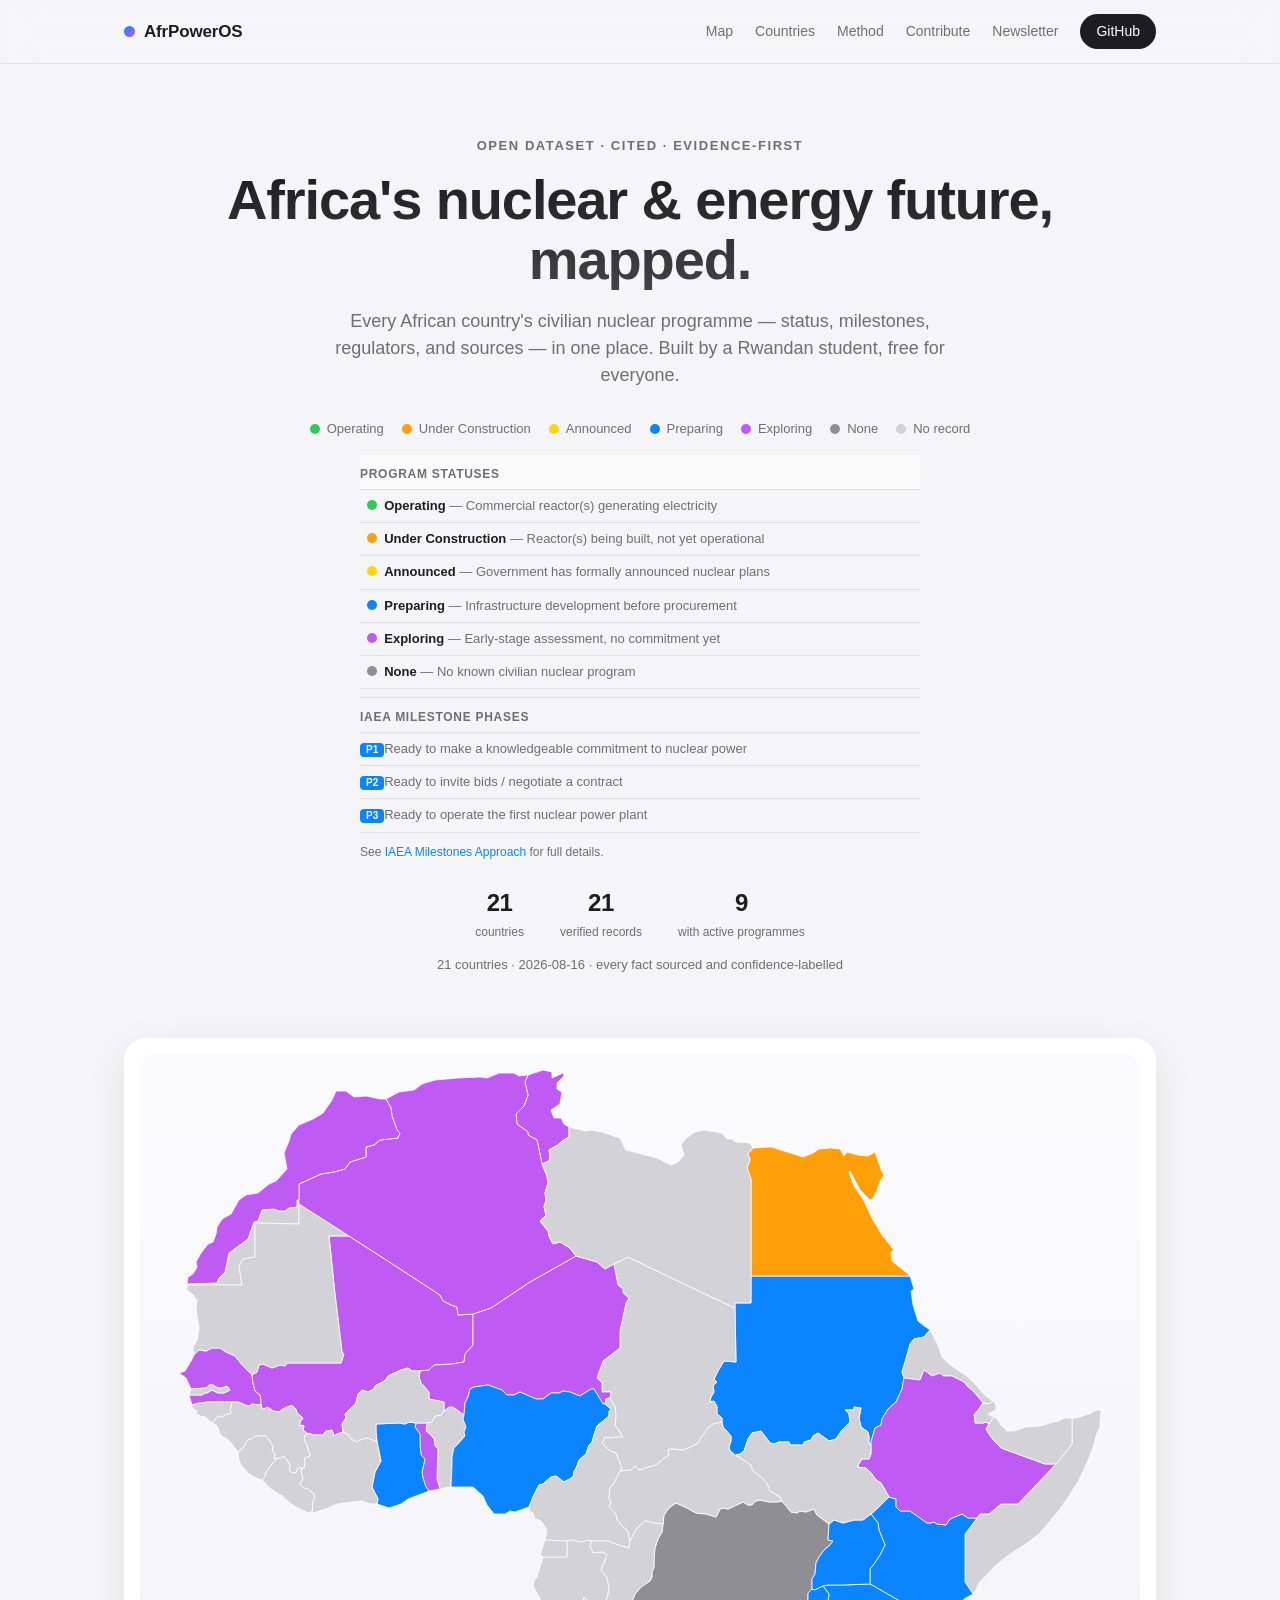
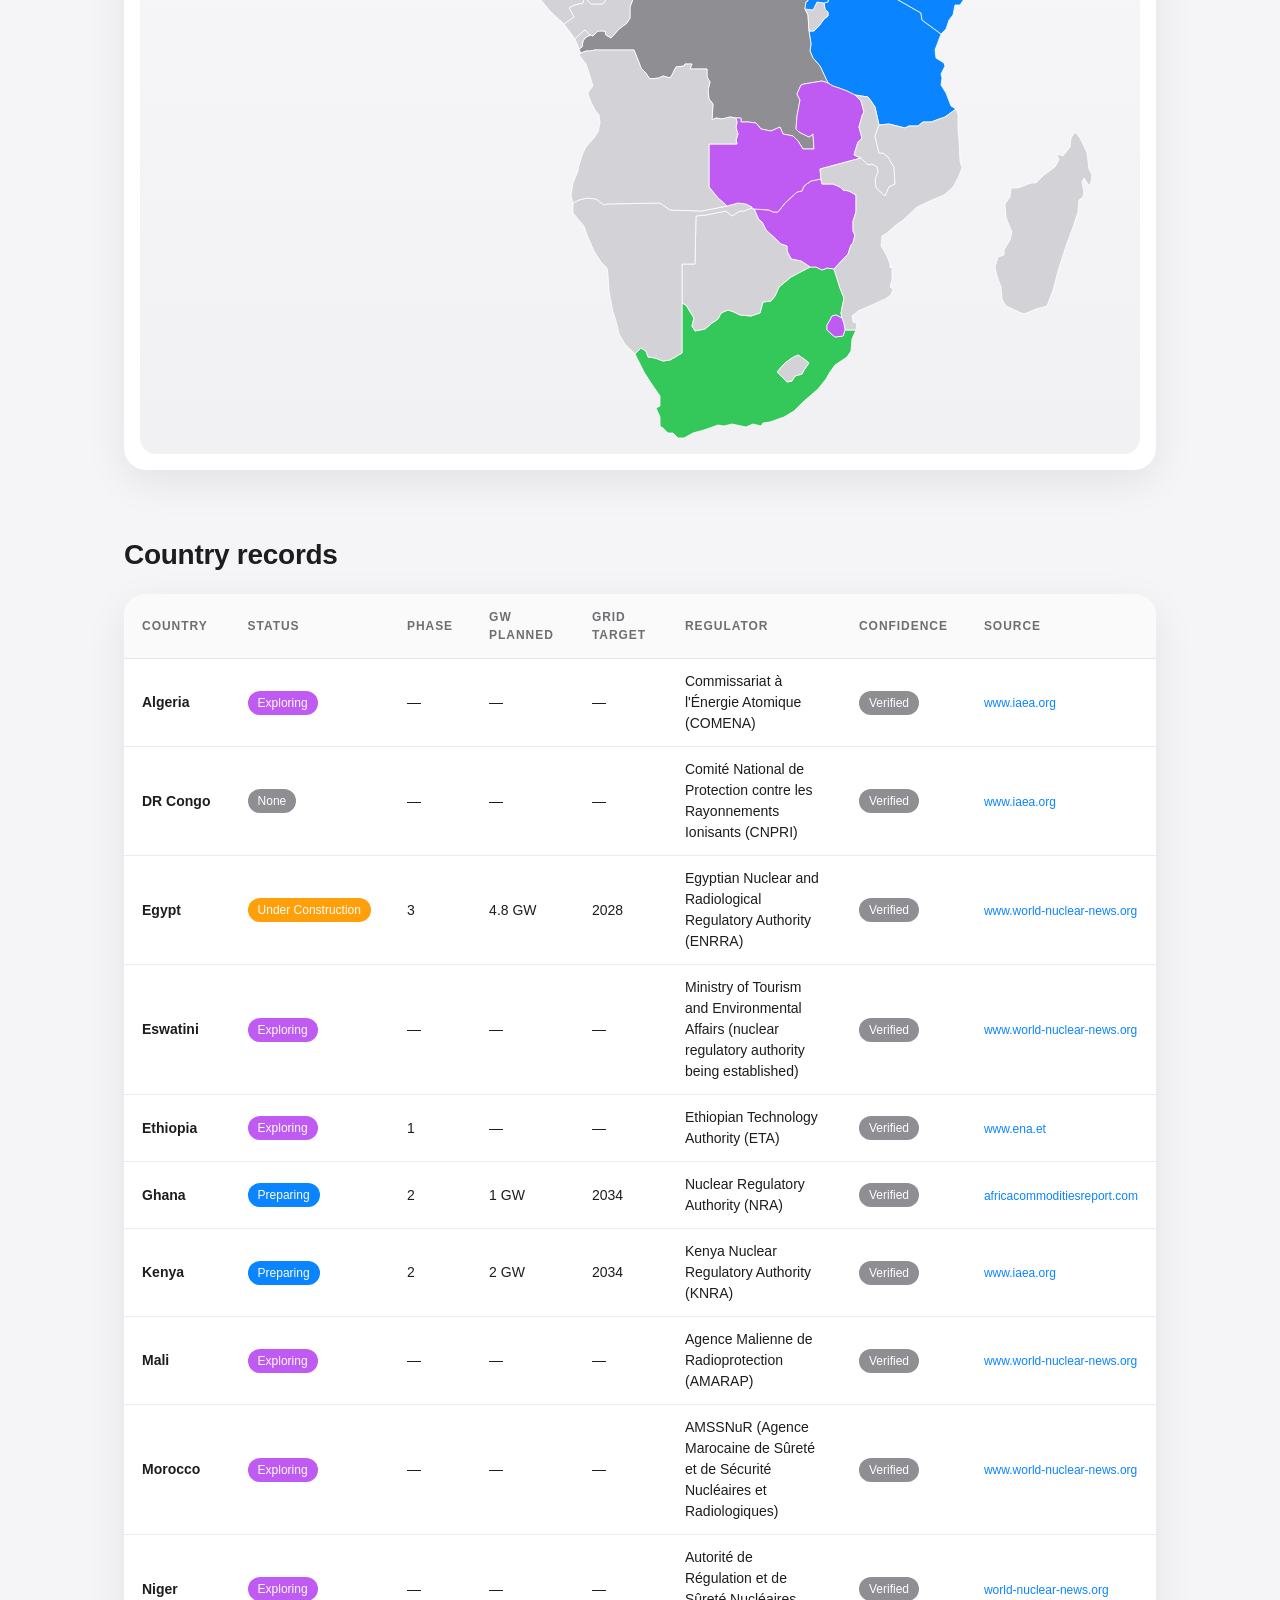
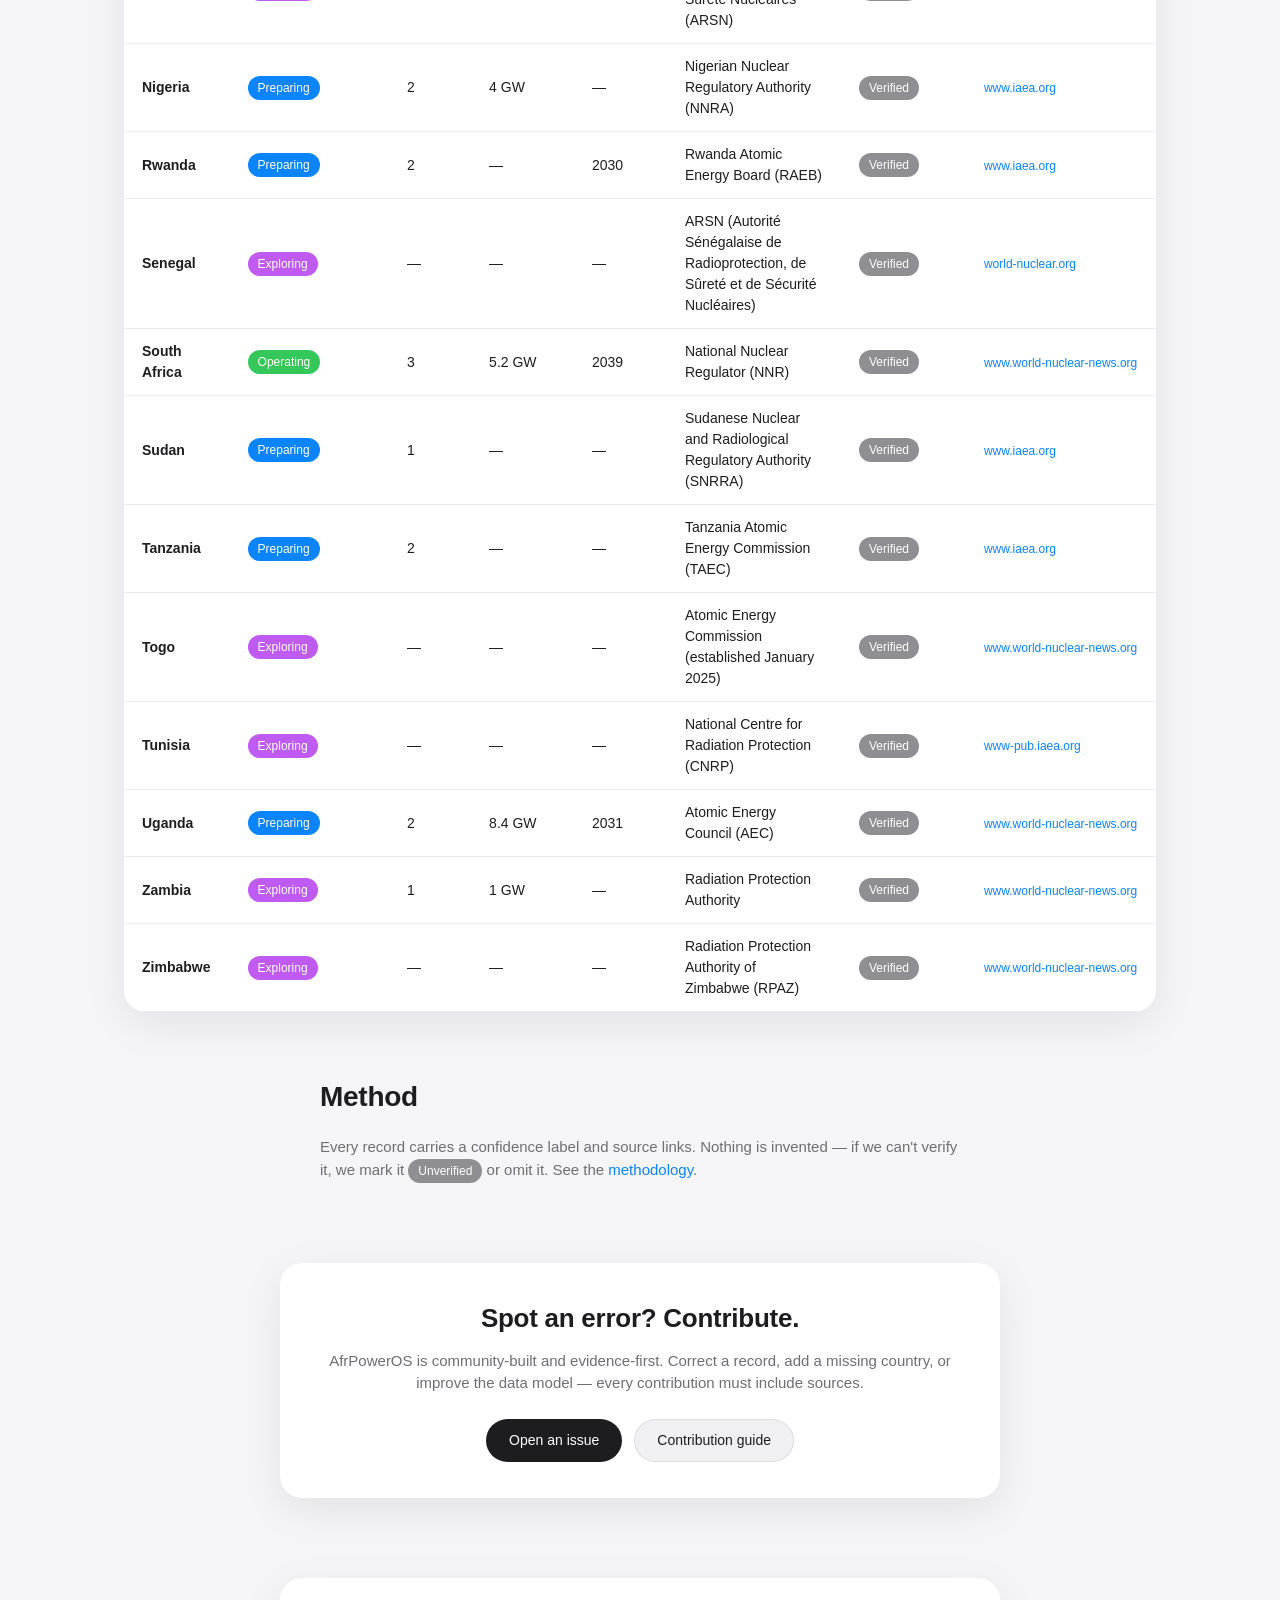
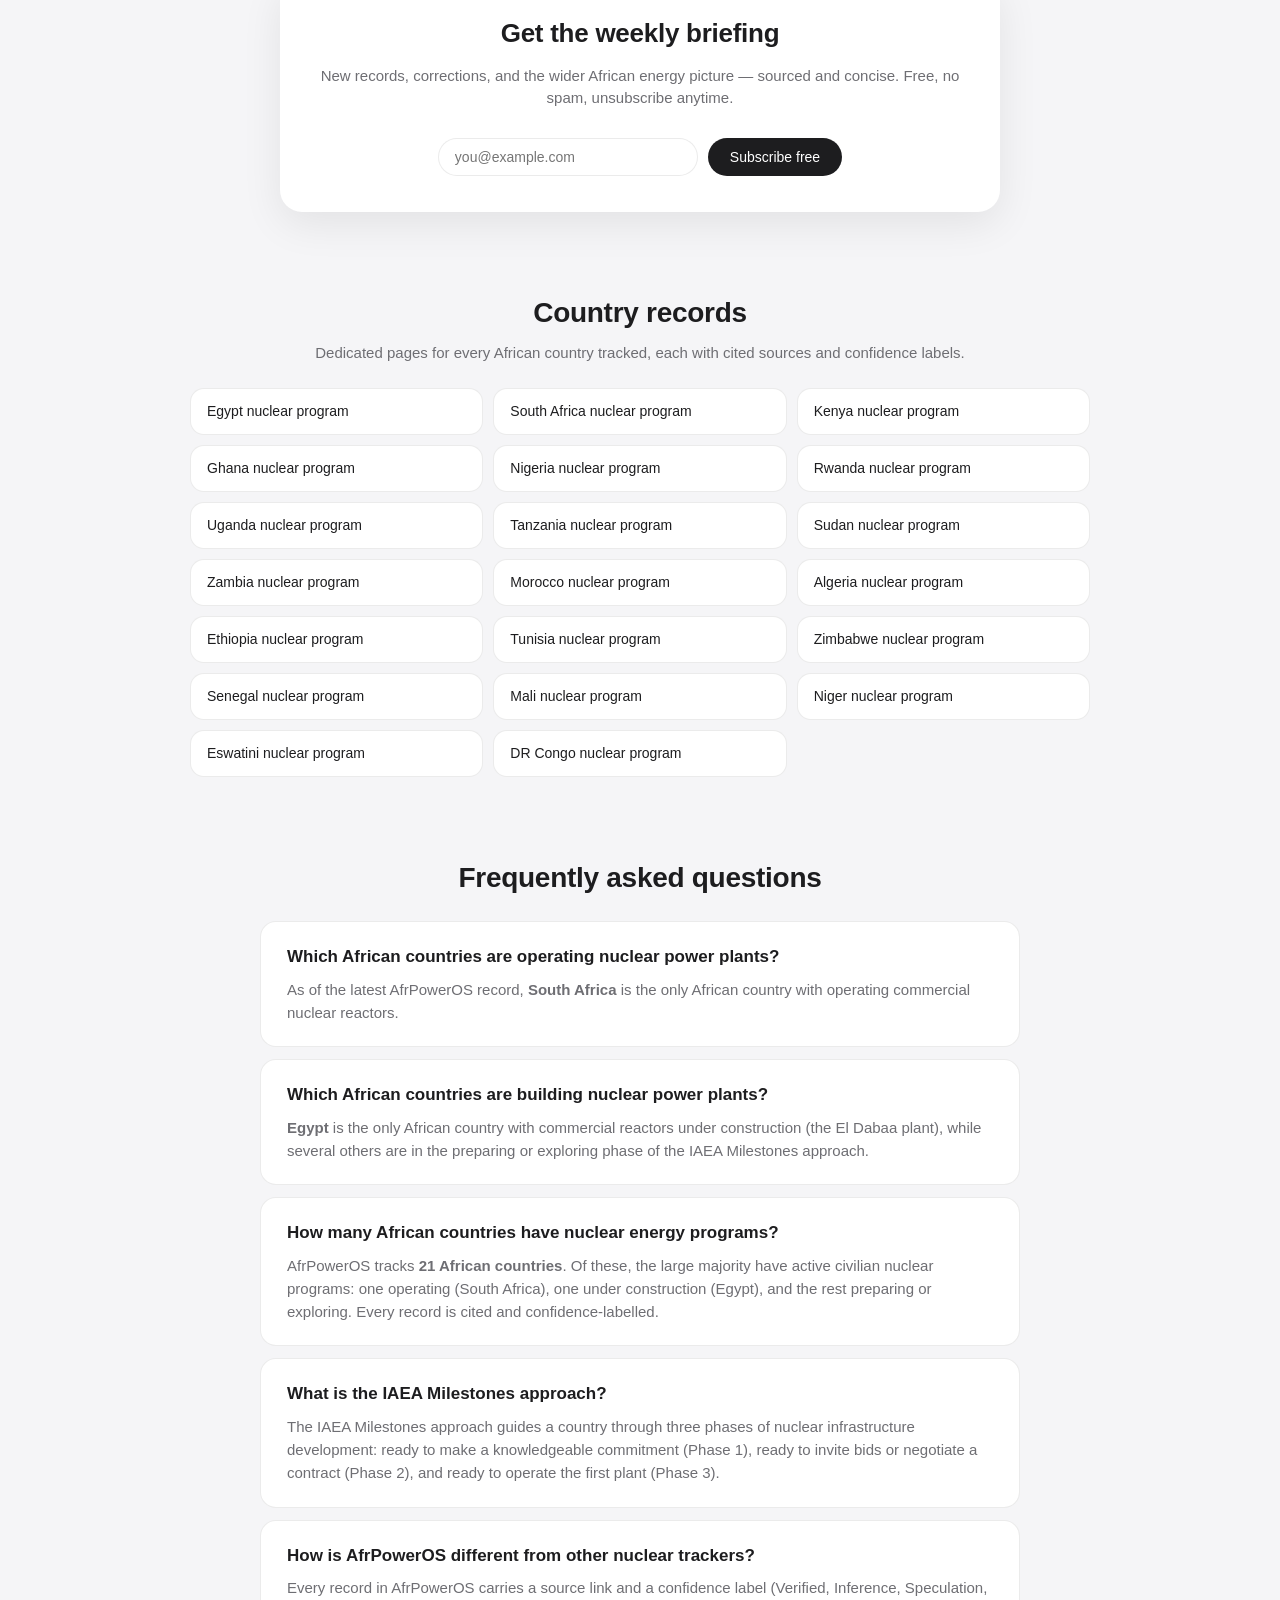
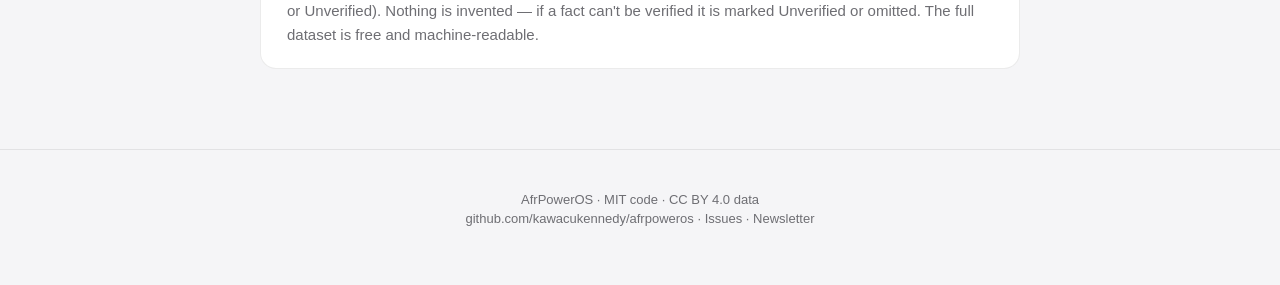
<file: site/index.html>
<!DOCTYPE html>
<html lang="en">
<head>
  <meta charset="UTF-8">
  <meta name="viewport" content="width=device-width, initial-scale=1.0">
  <title>African Nuclear Power Programs — Status, Timeline &amp; Sources for 20 Countries | AfrPowerOS</title>
  <meta name="description" content="Open, cited dataset tracking every African country's civilian nuclear energy program: operating, under construction, preparing, exploring or none. Confidence-labelled records, IAEA milestone phases, grid targets, regulators and sources.">
  <meta name="keywords" content="African nuclear power, nuclear energy Africa, Africa nuclear program, nuclear power plants Africa, Egypt nuclear, South Africa nuclear, Kenya nuclear, IAEA milestones Africa">
  <meta name="author" content="AfrPowerOS">
  <meta name="robots" content="index, follow">
  <link rel="canonical" href="https://kawacukennedy.github.io/afrpoweros/">
  <link rel="sitemap" type="application/xml" href="https://kawacukennedy.github.io/afrpoweros/sitemap.xml">
  <meta property="og:type" content="website">
  <meta property="og:site_name" content="AfrPowerOS">
  <meta property="og:title" content="AfrPowerOS — African Nuclear &amp; Energy Infrastructure, mapped">
  <meta property="og:description" content="Open, cited data on every African country's civilian nuclear program. Free, machine-readable, confidence-labelled.">
  <meta property="og:url" content="https://kawacukennedy.github.io/afrpoweros/">
  <meta property="og:image" content="https://kawacukennedy.github.io/afrpoweros/map-screenshot.png">
  <meta name="twitter:card" content="summary_large_image">
  <meta name="twitter:title" content="AfrPowerOS — African Nuclear &amp; Energy Infrastructure">
  <meta name="twitter:description" content="Open, cited data on every African country's civilian nuclear program.">
  <meta name="twitter:image" content="https://kawacukennedy.github.io/afrpoweros/map-screenshot.png">
  <link rel="stylesheet" href="styles.css?v=__VER__">
  <script type="application/ld+json">
  {
    "@context": "https://schema.org",
    "@type": "Dataset",
    "name": "AfrPowerOS — African Nuclear & Energy Infrastructure",
    "description": "Open, cited dataset tracking every African country's civilian nuclear energy program with confidence labels, IAEA milestone phases, grid targets, regulators, vendors and sources.",
    "url": "https://kawacukennedy.github.io/afrpoweros/",
    "license": "https://creativecommons.org/licenses/by/4.0/",
    "isAccessibleForFree": true,
    "includedInDataCatalog": { "@type": "DataCatalog", "name": "AfrPowerOS" },
    "creator": {
      "@type": "Organization",
      "name": "AfrPowerOS"
    }
  }
  </script>
  <script type="application/ld+json">
  {
    "@context": "https://schema.org",
    "@type": "FAQPage",
    "mainEntity": [
      {
        "@type": "Question",
        "name": "Which African countries are operating nuclear power plants?",
        "acceptedAnswer": {
          "@type": "Answer",
          "text": "As of the latest AfrPowerOS record, South Africa is the only African country with operating commercial nuclear reactors."
        }
      },
      {
        "@type": "Question",
        "name": "Which African countries are building nuclear power plants?",
        "acceptedAnswer": {
          "@type": "Answer",
          "text": "Egypt is the only African country with commercial reactors under construction (El Dabaa), while several others are in the preparing or exploring phase."
        }
      },
      {
        "@type": "Question",
        "name": "How many African countries have nuclear energy programs?",
        "acceptedAnswer": {
          "@type": "Answer",
          "text": "AfrPowerOS tracks 21 African countries; the majority have active civilian nuclear programs in the exploring, preparing or construction phase, with South Africa operating and Egypt under construction."
        }
      },
      {
        "@type": "Question",
        "name": "What is the IAEA Milestones approach for nuclear power?",
        "acceptedAnswer": {
          "@type": "Answer",
          "text": "The IAEA Milestones approach guides countries through three phases of nuclear power infrastructure development: ready to make a knowledgeable commitment, ready to invite bids or negotiate a contract, and ready to operate the first plant."
        }
      }
    ]
  }
  </script>
</head>
<body>
  <header class="nav">
    <div class="nav-inner">
      <a class="brand" href="/">
        <span class="brand-dot"></span>
        <span>AfrPowerOS</span>
      </a>
      <nav class="nav-links">
        <a href="#map">Map</a>
        <a href="#table">Countries</a>
        <a href="#method">Method</a>
        <a href="#contribute">Contribute</a>
        <a href="newsletter.html">Newsletter</a>
        <a class="nav-cta" href="https://github.com/kawacukennedy/afrpoweros">GitHub</a>
      </nav>
    </div>
  </header>

  <main>
    <section class="hero">
      <p class="eyebrow">Open dataset · cited · evidence-first</p>
      <h1>Africa's nuclear &amp; energy future, mapped.</h1>
      <p class="hero-sub">
        Every African country's civilian nuclear programme — status, milestones, regulators,
        and sources — in one place. Built by a Rwandan student, free for everyone.
      </p>
      <div class="legend" id="legend"></div>
      <div class="legend-explain" id="legendExplain"></div>
      <div class="stats" id="stats">
        <div class="stat"><span class="stat-num" id="statCountries">—</span><span class="stat-label">countries</span></div>
        <div class="stat"><span class="stat-num" id="statVerified">—</span><span class="stat-label">verified records</span></div>
        <div class="stat"><span class="stat-num" id="statActive">—</span><span class="stat-label">with active programmes</span></div>
      </div>
      <p class="hero-meta" id="heroMeta"></p>
    </section>

    <section class="card" id="map">
      <div class="map-wrap">
        <svg id="mapSvg" viewBox="0 0 1000 1000" preserveAspectRatio="xMidYMid meet" role="img" aria-label="Map of African nuclear program status"></svg>
        <div class="tooltip" id="tooltip" hidden></div>
      </div>
    </section>

    <section class="table-section" id="table">
      <h2>Country records</h2>
      <div class="table-card">
        <table>
          <thead>
            <tr>
              <th>Country</th>
              <th>Status</th>
              <th>Phase</th>
              <th>GW planned</th>
              <th>Grid target</th>
              <th>Regulator</th>
              <th>Confidence</th>
              <th>Source</th>
            </tr>
          </thead>
          <tbody id="tableBody"></tbody>
        </table>
      </div>
    </section>

    <section class="method" id="method">
      <h2>Method</h2>
      <p>
        Every record carries a confidence label and source links. Nothing is invented — if we
        can't verify it, we mark it <span class="tag tag-unverified">Unverified</span> or omit it.
        See the <a href="https://github.com/kawacukennedy/afrpoweros/blob/main/docs/methodology.md">methodology</a>.
      </p>
    </section>

    <section class="contribute" id="contribute">
      <div class="contribute-card">
        <h2>Spot an error? Contribute.</h2>
        <p>
          AfrPowerOS is community-built and evidence-first. Correct a record, add a missing
          country, or improve the data model — every contribution must include sources.
        </p>
        <div class="contribute-actions">
          <a class="btn btn-primary" href="https://github.com/kawacukennedy/afrpoweros/issues">Open an issue</a>
          <a class="btn" href="https://github.com/kawacukennedy/afrpoweros/blob/main/CONTRIBUTING.md">Contribution guide</a>
        </div>
      </div>
    </section>

    <section class="contribute">
      <div class="contribute-card">
        <h2>Get the weekly briefing</h2>
        <p>
          New records, corrections, and the wider African energy picture — sourced and
          concise. Free, no spam, unsubscribe anytime.
        </p>
        <form class="newsletter-form" action="https://buttondown.com/api/emails/embed-subscribe/kawacu" method="post" target="_blank">
          <input type="email" name="email" placeholder="you@example.com" required>
          <button type="submit" class="btn btn-primary">Subscribe free</button>
        </form>
      </div>
    </section>

    <section class="country-links" id="countries">
      <h2>Country records</h2>
      <p class="country-links-sub">Dedicated pages for every African country tracked, each with cited sources and confidence labels.</p>
      <ul class="country-link-grid">
        <li><a href="countries/egypt.html">Egypt nuclear program</a></li>
        <li><a href="countries/south-africa.html">South Africa nuclear program</a></li>
        <li><a href="countries/kenya.html">Kenya nuclear program</a></li>
        <li><a href="countries/ghana.html">Ghana nuclear program</a></li>
        <li><a href="countries/nigeria.html">Nigeria nuclear program</a></li>
        <li><a href="countries/rwanda.html">Rwanda nuclear program</a></li>
        <li><a href="countries/uganda.html">Uganda nuclear program</a></li>
        <li><a href="countries/tanzania.html">Tanzania nuclear program</a></li>
        <li><a href="countries/sudan.html">Sudan nuclear program</a></li>
        <li><a href="countries/zambia.html">Zambia nuclear program</a></li>
        <li><a href="countries/morocco.html">Morocco nuclear program</a></li>
        <li><a href="countries/algeria.html">Algeria nuclear program</a></li>
        <li><a href="countries/ethiopia.html">Ethiopia nuclear program</a></li>
        <li><a href="countries/tunisia.html">Tunisia nuclear program</a></li>
        <li><a href="countries/zimbabwe.html">Zimbabwe nuclear program</a></li>
        <li><a href="countries/senegal.html">Senegal nuclear program</a></li>
        <li><a href="countries/mali.html">Mali nuclear program</a></li>
        <li><a href="countries/niger.html">Niger nuclear program</a></li>
        <li><a href="countries/eswatini.html">Eswatini nuclear program</a></li>
        <li><a href="countries/dr-congo.html">DR Congo nuclear program</a></li>
      </ul>
    </section>

    <section class="faq" id="faq">
      <h2>Frequently asked questions</h2>
      <div class="faq-item">
        <h3>Which African countries are operating nuclear power plants?</h3>
        <p>As of the latest AfrPowerOS record, <strong>South Africa</strong> is the only African country with operating commercial nuclear reactors.</p>
      </div>
      <div class="faq-item">
        <h3>Which African countries are building nuclear power plants?</h3>
        <p><strong>Egypt</strong> is the only African country with commercial reactors under construction (the El Dabaa plant), while several others are in the preparing or exploring phase of the IAEA Milestones approach.</p>
      </div>
      <div class="faq-item">
        <h3>How many African countries have nuclear energy programs?</h3>
        <p>AfrPowerOS tracks <strong>21 African countries</strong>. Of these, the large majority have active civilian nuclear programs: one operating (South Africa), one under construction (Egypt), and the rest preparing or exploring. Every record is cited and confidence-labelled.</p>
      </div>
      <div class="faq-item">
        <h3>What is the IAEA Milestones approach?</h3>
        <p>The IAEA Milestones approach guides a country through three phases of nuclear infrastructure development: ready to make a knowledgeable commitment (Phase 1), ready to invite bids or negotiate a contract (Phase 2), and ready to operate the first plant (Phase 3).</p>
      </div>
      <div class="faq-item">
        <h3>How is AfrPowerOS different from other nuclear trackers?</h3>
        <p>Every record in AfrPowerOS carries a source link and a confidence label (Verified, Inference, Speculation, or Unverified). Nothing is invented — if a fact can't be verified it is marked Unverified or omitted. The full dataset is free and machine-readable.</p>
      </div>
    </section>
  </main>

  <footer class="footer">
    <p>AfrPowerOS · MIT code · CC BY 4.0 data</p>
    <p><a href="https://github.com/kawacukennedy/afrpoweros">github.com/kawacukennedy/afrpoweros</a> · <a href="https://github.com/kawacukennedy/afrpoweros/issues">Issues</a> · <a href="newsletter.html">Newsletter</a></p>
  </footer>

  <script src="data/dataset.js?v=__VER__" defer></script>
  <script src="data/africa.js?v=__VER__" defer></script>
  <script src="app.js?v=__VER__" defer></script>
</body>
</html>
</file>
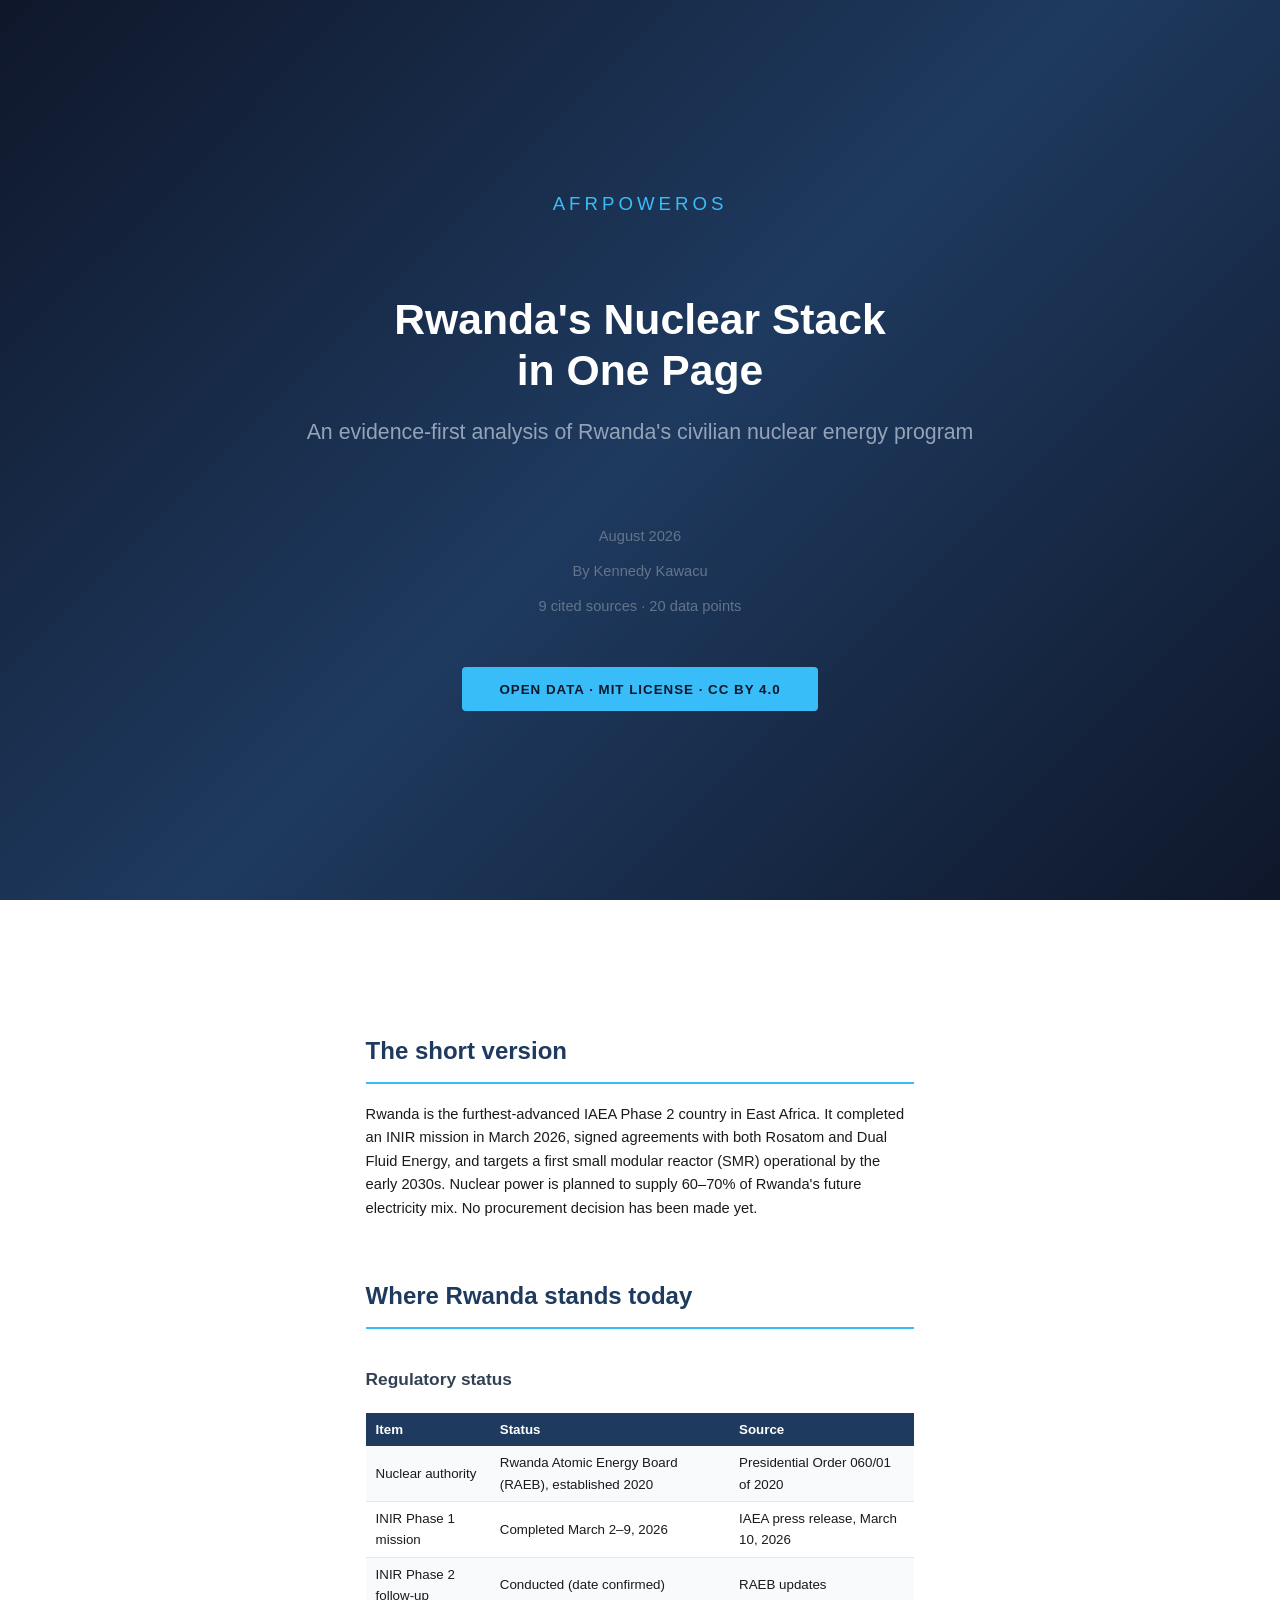
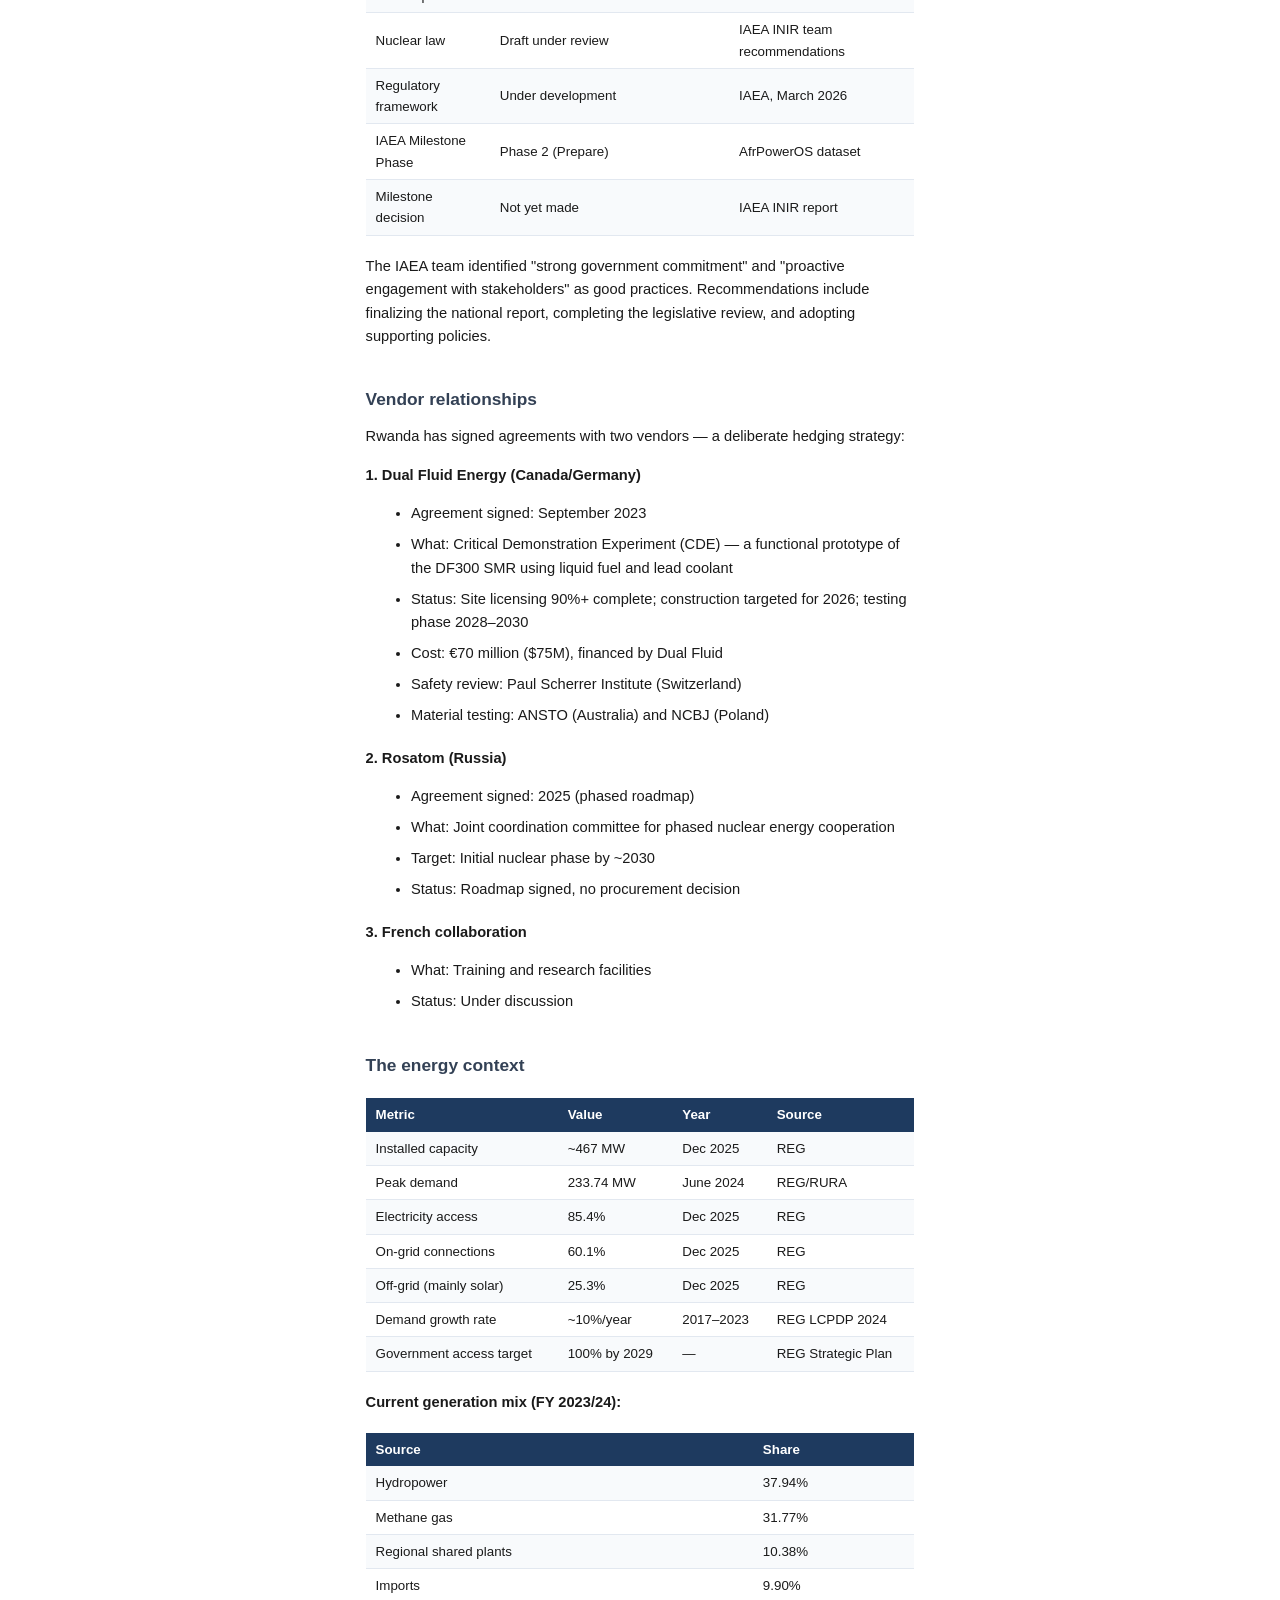
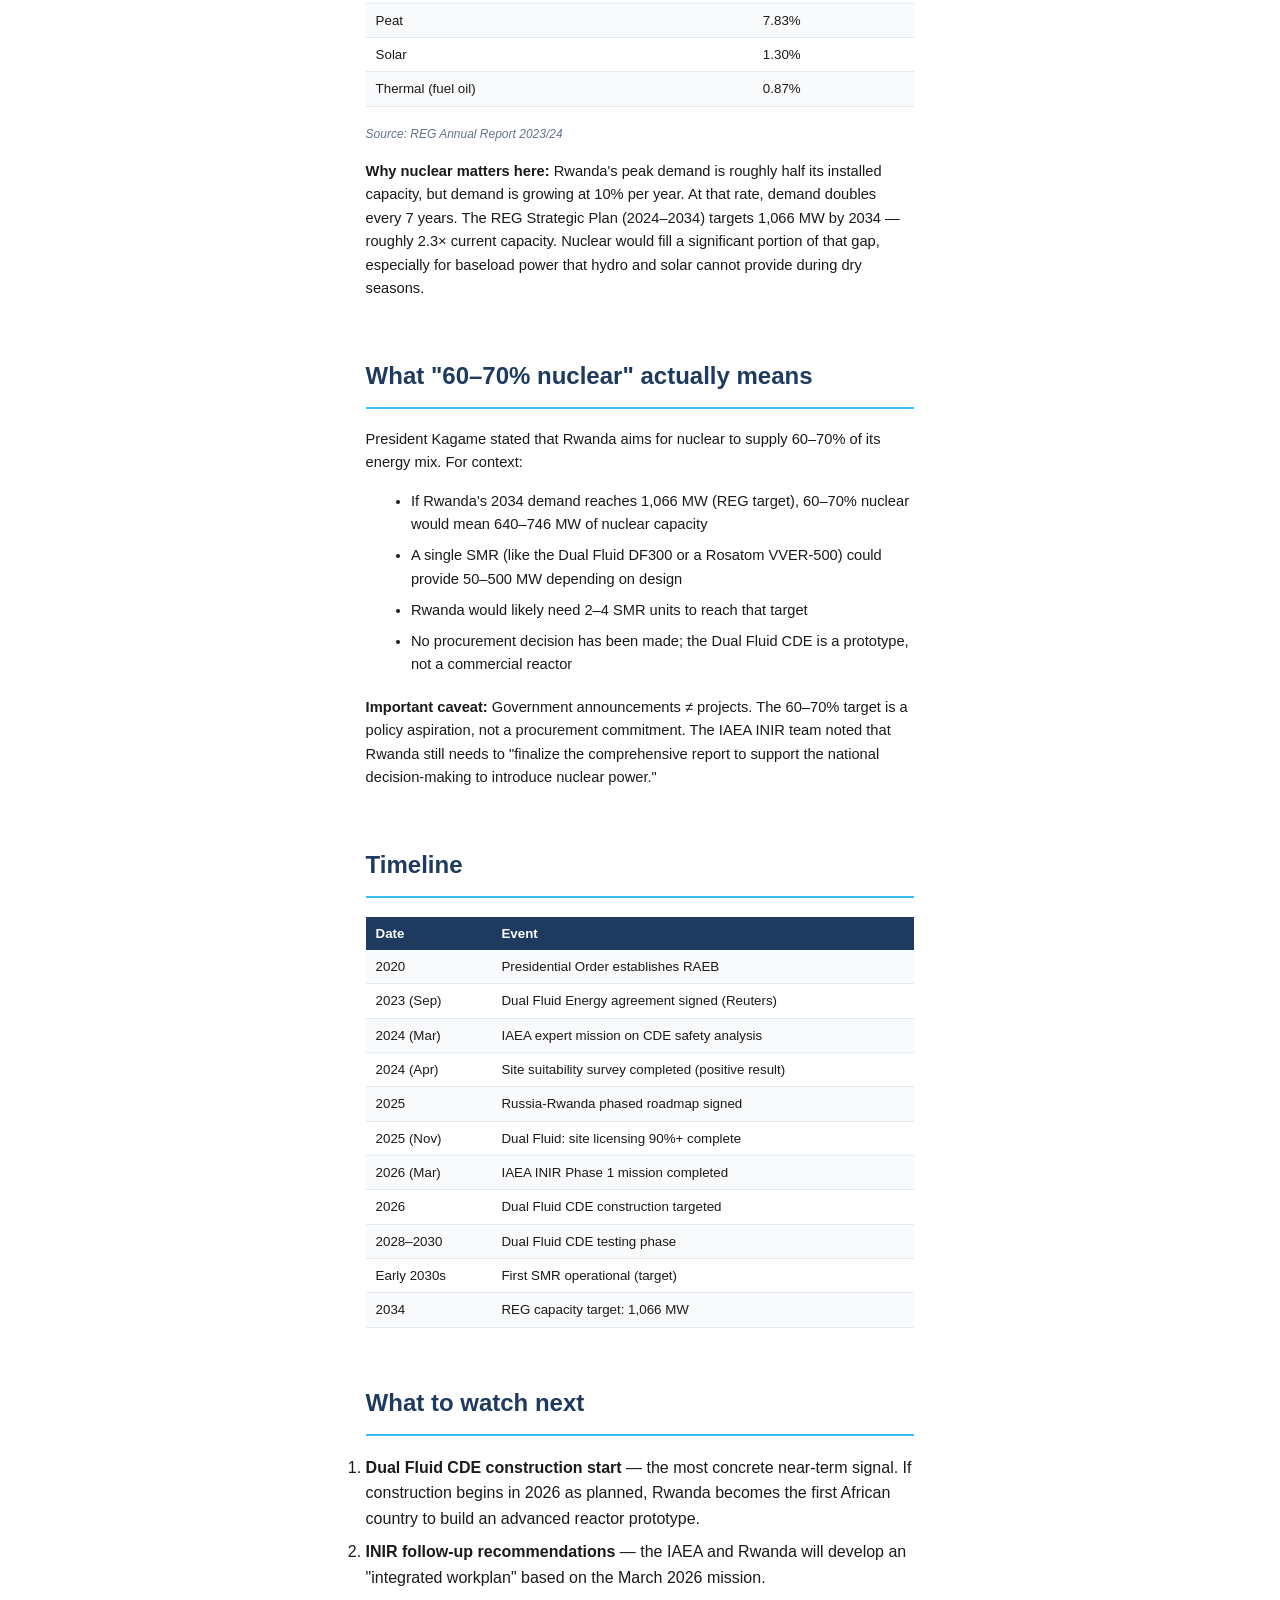
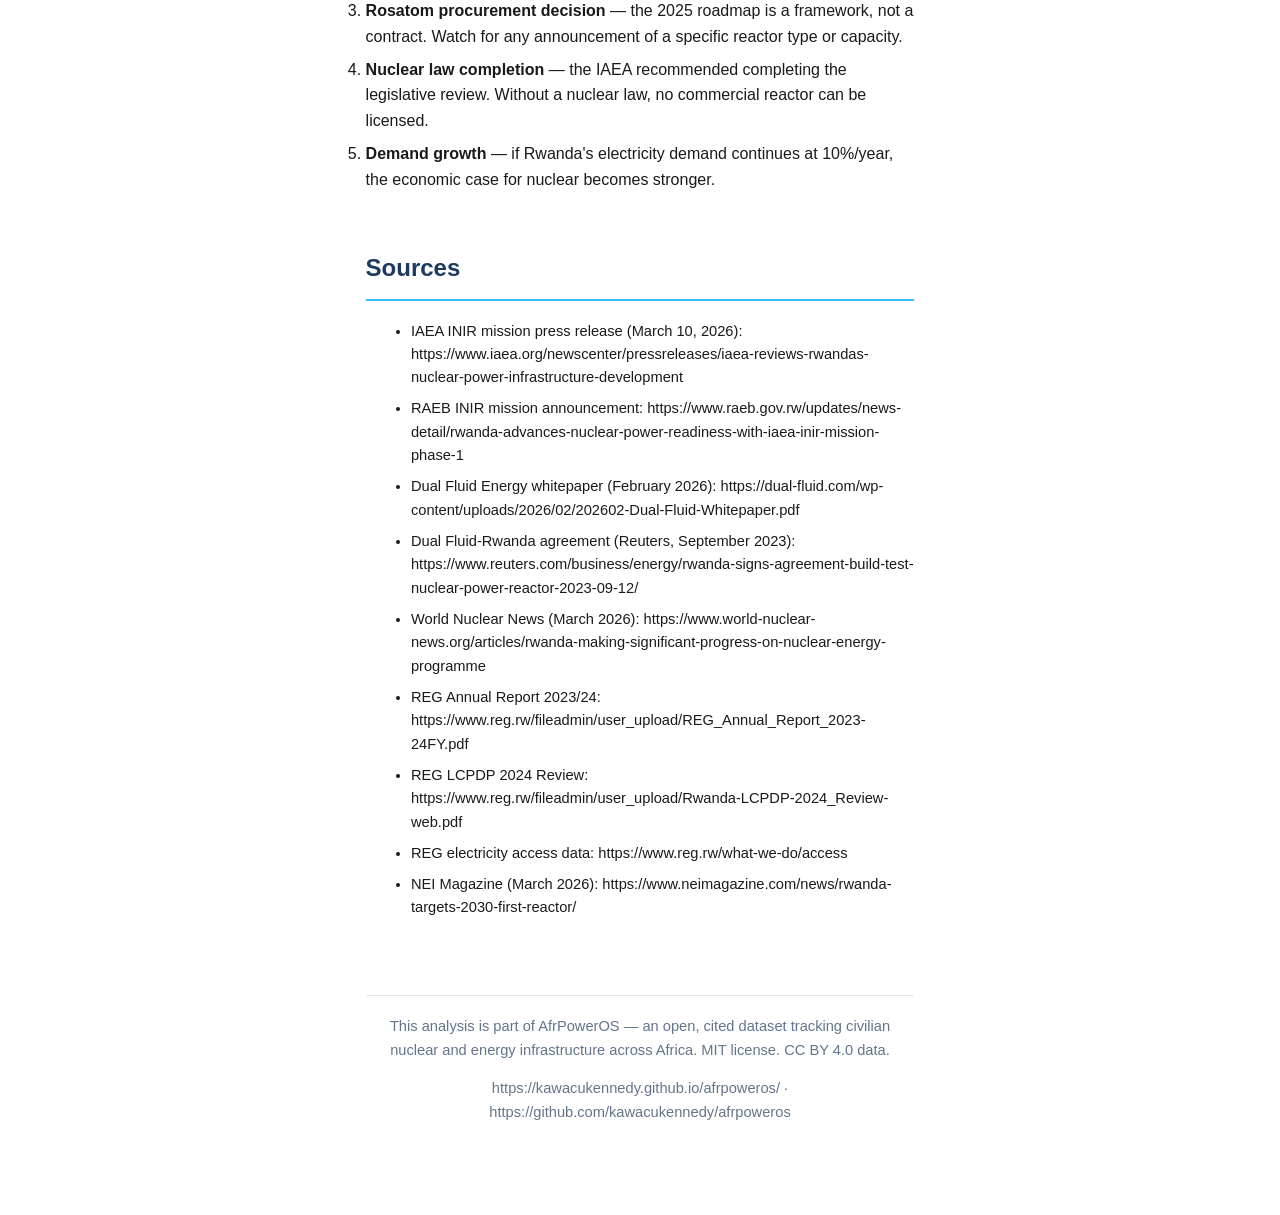
<file: rwanda-report.html>
<!DOCTYPE html>
<html lang="en">
<head>
<meta charset="UTF-8">
<title>AfrPowerOS — Rwanda's Nuclear Stack in One Page</title>
<style>
  @page { size: A4; margin: 2cm; }
  @media print {
    .cover { page-break-after: always; }
    body { font-size: 11pt; }
  }
  * { margin: 0; padding: 0; box-sizing: border-box; }
  body { font-family: 'Segoe UI', Tahoma, Geneva, Verdana, sans-serif; color: #1a1a1a; line-height: 1.6; }

  /* COVER PAGE */
  .cover {
    height: 100vh;
    display: flex;
    flex-direction: column;
    justify-content: center;
    align-items: center;
    text-align: center;
    background: linear-gradient(135deg, #0f172a 0%, #1e3a5f 50%, #0f172a 100%);
    color: white;
    padding: 3cm;
  }
  .cover .logo { font-size: 14pt; letter-spacing: 4px; text-transform: uppercase; color: #38bdf8; margin-bottom: 2cm; }
  .cover h1 { font-size: 32pt; font-weight: 700; margin-bottom: 0.5cm; line-height: 1.2; }
  .cover .subtitle { font-size: 16pt; color: #94a3b8; margin-bottom: 2cm; }
  .cover .meta { font-size: 11pt; color: #64748b; }
  .cover .meta span { display: block; margin-bottom: 0.3cm; }
  .cover .badge { display: inline-block; background: #38bdf8; color: #0f172a; padding: 0.3cm 1cm; border-radius: 4px; font-weight: 600; font-size: 10pt; margin-top: 1cm; letter-spacing: 1px; }

  /* CONTENT */
  .content { max-width: 700px; margin: 0 auto; padding: 2cm; }
  h2 { font-size: 18pt; color: #1e3a5f; border-bottom: 2px solid #38bdf8; padding-bottom: 0.3cm; margin: 1.5cm 0 0.5cm; }
  h3 { font-size: 13pt; color: #334155; margin: 1cm 0 0.3cm; }
  p { margin-bottom: 0.4cm; font-size: 11pt; }
  table { width: 100%; border-collapse: collapse; margin: 0.5cm 0; font-size: 10pt; }
  th { background: #1e3a5f; color: white; padding: 6px 10px; text-align: left; font-weight: 600; }
  td { padding: 6px 10px; border-bottom: 1px solid #e2e8f0; }
  tr:nth-child(even) td { background: #f8fafc; }
  .highlight { background: #fef3c7; padding: 2px 4px; border-radius: 2px; font-weight: 600; }
  .source { font-size: 9pt; color: #64748b; font-style: italic; }
  ul { margin: 0.3cm 0 0.5cm 1.2cm; font-size: 11pt; }
  li { margin-bottom: 0.2cm; }
  .footer { text-align: center; color: #64748b; font-size: 9pt; margin-top: 2cm; padding-top: 0.5cm; border-top: 1px solid #e2e8f0; }
</style>
</head>
<body>

<!-- COVER PAGE -->
<div class="cover">
  <div class="logo">AfrPowerOS</div>
  <h1>Rwanda's Nuclear Stack<br>in One Page</h1>
  <div class="subtitle">An evidence-first analysis of Rwanda's civilian nuclear energy program</div>
  <div class="meta">
    <span>August 2026</span>
    <span>By Kennedy Kawacu</span>
    <span>9 cited sources · 20 data points</span>
  </div>
  <div class="badge">OPEN DATA · MIT LICENSE · CC BY 4.0</div>
</div>

<!-- CONTENT -->
<div class="content">

<h2>The short version</h2>
<p>Rwanda is the furthest-advanced IAEA Phase 2 country in East Africa. It completed
an INIR mission in March 2026, signed agreements with both Rosatom and Dual Fluid
Energy, and targets a first small modular reactor (SMR) operational by the early
2030s. Nuclear power is planned to supply 60–70% of Rwanda's future electricity
mix. No procurement decision has been made yet.</p>

<h2>Where Rwanda stands today</h2>

<h3>Regulatory status</h3>
<table>
  <tr><th>Item</th><th>Status</th><th>Source</th></tr>
  <tr><td>Nuclear authority</td><td>Rwanda Atomic Energy Board (RAEB), established 2020</td><td>Presidential Order 060/01 of 2020</td></tr>
  <tr><td>INIR Phase 1 mission</td><td>Completed March 2–9, 2026</td><td>IAEA press release, March 10, 2026</td></tr>
  <tr><td>INIR Phase 2 follow-up</td><td>Conducted (date confirmed)</td><td>RAEB updates</td></tr>
  <tr><td>Nuclear law</td><td>Draft under review</td><td>IAEA INIR team recommendations</td></tr>
  <tr><td>Regulatory framework</td><td>Under development</td><td>IAEA, March 2026</td></tr>
  <tr><td>IAEA Milestone Phase</td><td>Phase 2 (Prepare)</td><td>AfrPowerOS dataset</td></tr>
  <tr><td>Milestone decision</td><td>Not yet made</td><td>IAEA INIR report</td></tr>
</table>

<p>The IAEA team identified "strong government commitment" and "proactive engagement
with stakeholders" as good practices. Recommendations include finalizing the
national report, completing the legislative review, and adopting supporting policies.</p>

<h3>Vendor relationships</h3>
<p>Rwanda has signed agreements with two vendors — a deliberate hedging strategy:</p>

<p><strong>1. Dual Fluid Energy (Canada/Germany)</strong></p>
<ul>
  <li>Agreement signed: September 2023</li>
  <li>What: Critical Demonstration Experiment (CDE) — a functional prototype of the DF300 SMR using liquid fuel and lead coolant</li>
  <li>Status: Site licensing 90%+ complete; construction targeted for 2026; testing phase 2028–2030</li>
  <li>Cost: €70 million ($75M), financed by Dual Fluid</li>
  <li>Safety review: Paul Scherrer Institute (Switzerland)</li>
  <li>Material testing: ANSTO (Australia) and NCBJ (Poland)</li>
</ul>

<p><strong>2. Rosatom (Russia)</strong></p>
<ul>
  <li>Agreement signed: 2025 (phased roadmap)</li>
  <li>What: Joint coordination committee for phased nuclear energy cooperation</li>
  <li>Target: Initial nuclear phase by ~2030</li>
  <li>Status: Roadmap signed, no procurement decision</li>
</ul>

<p><strong>3. French collaboration</strong></p>
<ul>
  <li>What: Training and research facilities</li>
  <li>Status: Under discussion</li>
</ul>

<h3>The energy context</h3>
<table>
  <tr><th>Metric</th><th>Value</th><th>Year</th><th>Source</th></tr>
  <tr><td>Installed capacity</td><td>~467 MW</td><td>Dec 2025</td><td>REG</td></tr>
  <tr><td>Peak demand</td><td>233.74 MW</td><td>June 2024</td><td>REG/RURA</td></tr>
  <tr><td>Electricity access</td><td>85.4%</td><td>Dec 2025</td><td>REG</td></tr>
  <tr><td>On-grid connections</td><td>60.1%</td><td>Dec 2025</td><td>REG</td></tr>
  <tr><td>Off-grid (mainly solar)</td><td>25.3%</td><td>Dec 2025</td><td>REG</td></tr>
  <tr><td>Demand growth rate</td><td>~10%/year</td><td>2017–2023</td><td>REG LCPDP 2024</td></tr>
  <tr><td>Government access target</td><td>100% by 2029</td><td>—</td><td>REG Strategic Plan</td></tr>
</table>

<p><strong>Current generation mix (FY 2023/24):</strong></p>
<table>
  <tr><th>Source</th><th>Share</th></tr>
  <tr><td>Hydropower</td><td>37.94%</td></tr>
  <tr><td>Methane gas</td><td>31.77%</td></tr>
  <tr><td>Regional shared plants</td><td>10.38%</td></tr>
  <tr><td>Imports</td><td>9.90%</td></tr>
  <tr><td>Peat</td><td>7.83%</td></tr>
  <tr><td>Solar</td><td>1.30%</td></tr>
  <tr><td>Thermal (fuel oil)</td><td>0.87%</td></tr>
</table>
<p class="source">Source: REG Annual Report 2023/24</p>

<p><strong>Why nuclear matters here:</strong> Rwanda's peak demand is roughly half its installed
capacity, but demand is growing at 10% per year. At that rate, demand doubles
every 7 years. The REG Strategic Plan (2024–2034) targets 1,066 MW by 2034 —
roughly 2.3× current capacity. Nuclear would fill a significant portion of that
gap, especially for baseload power that hydro and solar cannot provide during
dry seasons.</p>

<h2>What "60–70% nuclear" actually means</h2>
<p>President Kagame stated that Rwanda aims for nuclear to supply 60–70% of its
energy mix. For context:</p>
<ul>
  <li>If Rwanda's 2034 demand reaches 1,066 MW (REG target), 60–70% nuclear would mean 640–746 MW of nuclear capacity</li>
  <li>A single SMR (like the Dual Fluid DF300 or a Rosatom VVER-500) could provide 50–500 MW depending on design</li>
  <li>Rwanda would likely need 2–4 SMR units to reach that target</li>
  <li>No procurement decision has been made; the Dual Fluid CDE is a prototype, not a commercial reactor</li>
</ul>

<p><strong>Important caveat:</strong> Government announcements ≠ projects. The 60–70% target is
a policy aspiration, not a procurement commitment. The IAEA INIR team noted that
Rwanda still needs to "finalize the comprehensive report to support the national
decision-making to introduce nuclear power."</p>

<h2>Timeline</h2>
<table>
  <tr><th>Date</th><th>Event</th></tr>
  <tr><td>2020</td><td>Presidential Order establishes RAEB</td></tr>
  <tr><td>2023 (Sep)</td><td>Dual Fluid Energy agreement signed (Reuters)</td></tr>
  <tr><td>2024 (Mar)</td><td>IAEA expert mission on CDE safety analysis</td></tr>
  <tr><td>2024 (Apr)</td><td>Site suitability survey completed (positive result)</td></tr>
  <tr><td>2025</td><td>Russia-Rwanda phased roadmap signed</td></tr>
  <tr><td>2025 (Nov)</td><td>Dual Fluid: site licensing 90%+ complete</td></tr>
  <tr><td>2026 (Mar)</td><td>IAEA INIR Phase 1 mission completed</td></tr>
  <tr><td>2026</td><td>Dual Fluid CDE construction targeted</td></tr>
  <tr><td>2028–2030</td><td>Dual Fluid CDE testing phase</td></tr>
  <tr><td>Early 2030s</td><td>First SMR operational (target)</td></tr>
  <tr><td>2034</td><td>REG capacity target: 1,066 MW</td></tr>
</table>

<h2>What to watch next</h2>
<ol>
  <li><strong>Dual Fluid CDE construction start</strong> — the most concrete near-term signal. If construction begins in 2026 as planned, Rwanda becomes the first African country to build an advanced reactor prototype.</li>
  <li><strong>INIR follow-up recommendations</strong> — the IAEA and Rwanda will develop an "integrated workplan" based on the March 2026 mission.</li>
  <li><strong>Rosatom procurement decision</strong> — the 2025 roadmap is a framework, not a contract. Watch for any announcement of a specific reactor type or capacity.</li>
  <li><strong>Nuclear law completion</strong> — the IAEA recommended completing the legislative review. Without a nuclear law, no commercial reactor can be licensed.</li>
  <li><strong>Demand growth</strong> — if Rwanda's electricity demand continues at 10%/year, the economic case for nuclear becomes stronger.</li>
</ol>

<h2>Sources</h2>
<ul>
  <li>IAEA INIR mission press release (March 10, 2026): https://www.iaea.org/newscenter/pressreleases/iaea-reviews-rwandas-nuclear-power-infrastructure-development</li>
  <li>RAEB INIR mission announcement: https://www.raeb.gov.rw/updates/news-detail/rwanda-advances-nuclear-power-readiness-with-iaea-inir-mission-phase-1</li>
  <li>Dual Fluid Energy whitepaper (February 2026): https://dual-fluid.com/wp-content/uploads/2026/02/202602-Dual-Fluid-Whitepaper.pdf</li>
  <li>Dual Fluid-Rwanda agreement (Reuters, September 2023): https://www.reuters.com/business/energy/rwanda-signs-agreement-build-test-nuclear-power-reactor-2023-09-12/</li>
  <li>World Nuclear News (March 2026): https://www.world-nuclear-news.org/articles/rwanda-making-significant-progress-on-nuclear-energy-programme</li>
  <li>REG Annual Report 2023/24: https://www.reg.rw/fileadmin/user_upload/REG_Annual_Report_2023-24FY.pdf</li>
  <li>REG LCPDP 2024 Review: https://www.reg.rw/fileadmin/user_upload/Rwanda-LCPDP-2024_Review-web.pdf</li>
  <li>REG electricity access data: https://www.reg.rw/what-we-do/access</li>
  <li>NEI Magazine (March 2026): https://www.neimagazine.com/news/rwanda-targets-2030-first-reactor/</li>
</ul>

<div class="footer">
  <p>This analysis is part of AfrPowerOS — an open, cited dataset tracking civilian<br>
  nuclear and energy infrastructure across Africa. MIT license. CC BY 4.0 data.</p>
  <p>https://kawacukennedy.github.io/afrpoweros/ · https://github.com/kawacukennedy/afrpoweros</p>
</div>

</div>
</body>
</html>
</file>
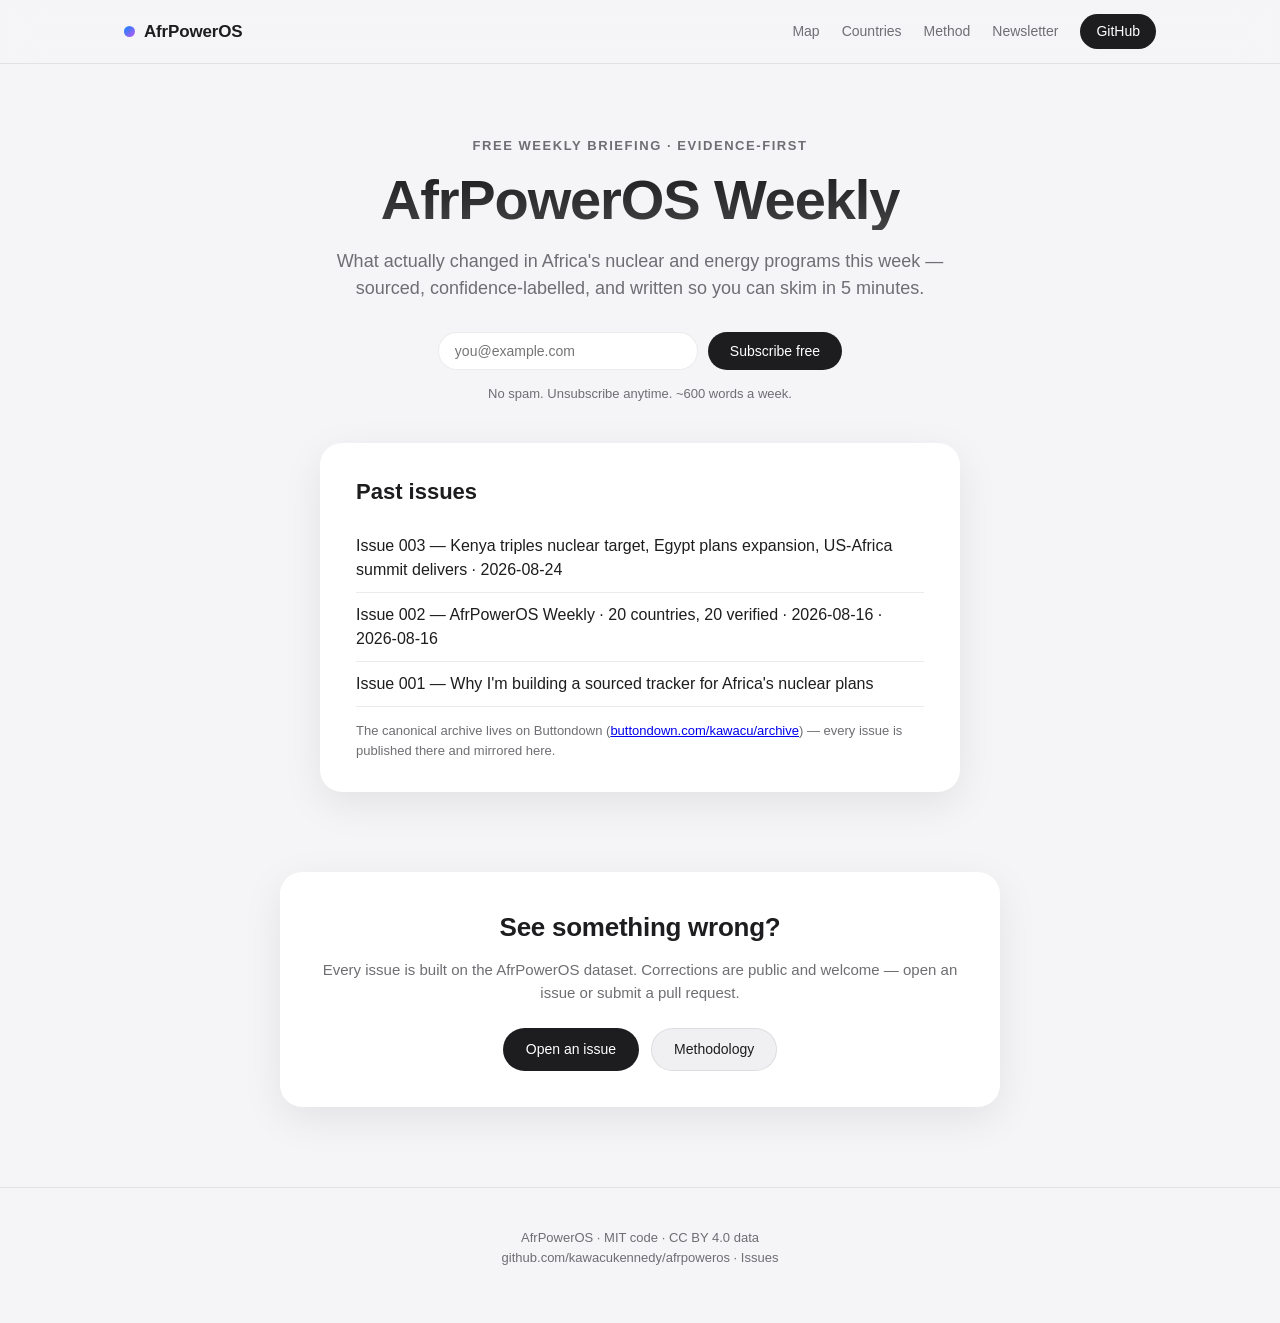
<file: site/newsletter.html>
<!DOCTYPE html>
<html lang="en">
<head>
  <meta charset="UTF-8">
  <meta name="viewport" content="width=device-width, initial-scale=1.0">
  <title>AfrPowerOS Weekly — African Nuclear &amp; Energy Infrastructure</title>
  <meta name="description" content="A weekly, evidence-first briefing on Africa's civilian nuclear and energy programs. Free. Every fact sourced.">
  <link rel="stylesheet" href="styles.css?v=__VER__">
</head>
<body>
  <header class="nav">
    <div class="nav-inner">
      <a class="brand" href="/">
        <span class="brand-dot"></span>
        <span>AfrPowerOS</span>
      </a>
      <nav class="nav-links">
        <a href="/#map">Map</a>
        <a href="/#table">Countries</a>
        <a href="/#method">Method</a>
        <a href="newsletter.html">Newsletter</a>
        <a class="nav-cta" href="https://github.com/kawacukennedy/afrpoweros">GitHub</a>
      </nav>
    </div>
  </header>

  <main>
    <section class="hero">
      <p class="eyebrow">Free weekly briefing · evidence-first</p>
      <h1>AfrPowerOS Weekly</h1>
      <p class="hero-sub">
        What actually changed in Africa's nuclear and energy programs this week —
        sourced, confidence-labelled, and written so you can skim in 5 minutes.
      </p>
      <form class="newsletter-form" action="https://buttondown.com/api/emails/embed-subscribe/kawacu" method="post" target="_blank">
        <input type="email" name="email" placeholder="you@example.com" required>
        <button type="submit" class="btn btn-primary">Subscribe free</button>
      </form>
      <p class="newsletter-note">No spam. Unsubscribe anytime. ~600 words a week.</p>
    </section>

    <section class="card newsletter-archive">
      <h2>Past issues</h2>
      <ul class="archive-list">
        <li><a href="newsletter/issue-003.html">Issue 003 — Kenya triples nuclear target, Egypt plans expansion, US-Africa summit delivers</a> <span class="newsletter-date">· 2026-08-24</span></li>
        <li><a href="newsletter/issue-002.html">Issue 002 — AfrPowerOS Weekly · 20 countries, 20 verified · 2026-08-16</a> <span class="newsletter-date">· 2026-08-16</span></li>
        <li><a href="newsletter/issue-001.html">Issue 001 — Why I'm building a sourced tracker for Africa's nuclear plans</a></li>
      </ul>
      <p class="newsletter-note">
        The canonical archive lives on Buttondown (<a href="https://buttondown.com/kawacu/archive/">buttondown.com/kawacu/archive</a>) — every issue is published there and mirrored here.
      </p>
    </section>

    <section class="contribute" id="contribute">
      <div class="contribute-card">
        <h2>See something wrong?</h2>
        <p>
          Every issue is built on the AfrPowerOS dataset. Corrections are public
          and welcome — open an issue or submit a pull request.
        </p>
        <div class="contribute-actions">
          <a class="btn btn-primary" href="https://github.com/kawacukennedy/afrpoweros/issues">Open an issue</a>
          <a class="btn" href="https://github.com/kawacukennedy/afrpoweros/blob/main/docs/methodology.md">Methodology</a>
        </div>
      </div>
    </section>
  </main>

  <footer class="footer">
    <p>AfrPowerOS · MIT code · CC BY 4.0 data</p>
    <p><a href="https://github.com/kawacukennedy/afrpoweros">github.com/kawacukennedy/afrpoweros</a> · <a href="https://github.com/kawacukennedy/afrpoweros/issues">Issues</a></p>
  </footer>
</body>
</html>
</file>
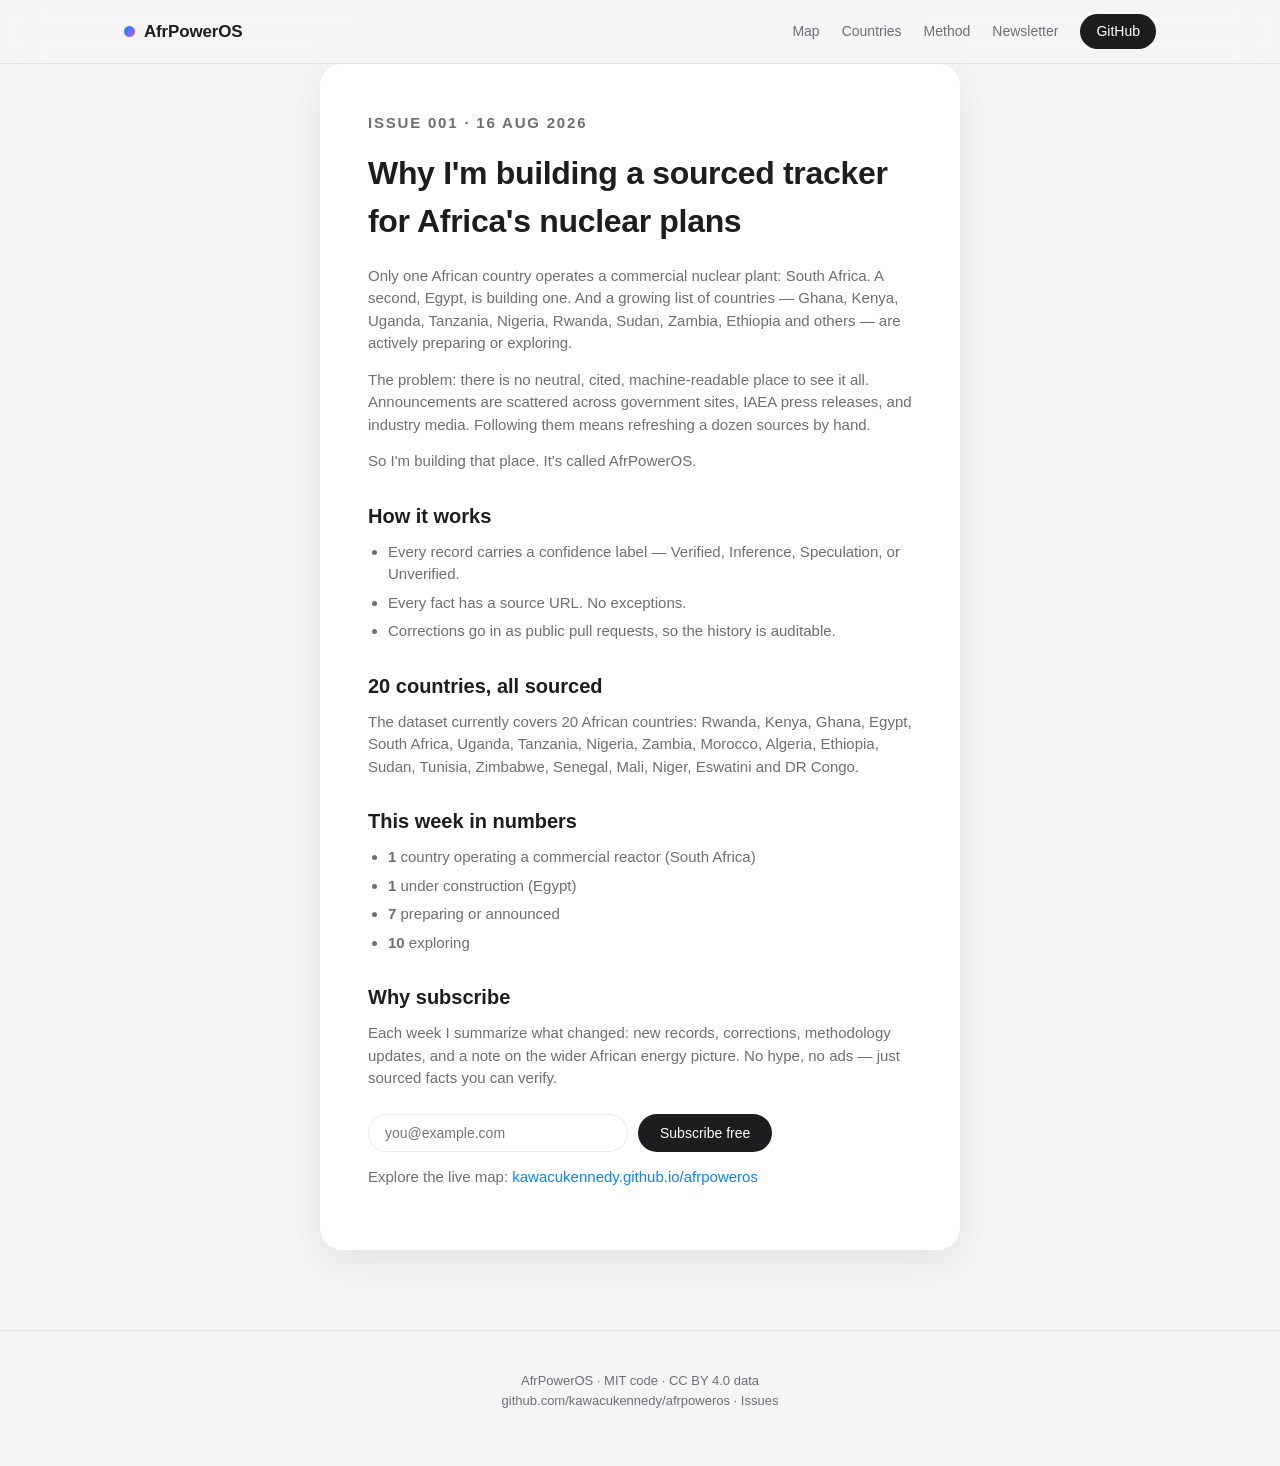
<file: site/newsletter/issue-001.html>
<!DOCTYPE html>
<html lang="en">
<head>
  <meta charset="UTF-8">
  <meta name="viewport" content="width=device-width, initial-scale=1.0">
  <title>Issue 001 — AfrPowerOS Weekly</title>
  <link rel="stylesheet" href="../styles.css?v=__VER__">
</head>
<body>
  <header class="nav">
    <div class="nav-inner">
      <a class="brand" href="/">
        <span class="brand-dot"></span>
        <span>AfrPowerOS</span>
      </a>
      <nav class="nav-links">
        <a href="/#map">Map</a>
        <a href="/#table">Countries</a>
        <a href="/#method">Method</a>
        <a href="../newsletter.html">Newsletter</a>
        <a class="nav-cta" href="https://github.com/kawacukennedy/afrpoweros">GitHub</a>
      </nav>
    </div>
  </header>

  <main>
    <article class="issue">
      <p class="eyebrow">Issue 001 · 16 Aug 2026</p>
      <h1>Why I'm building a sourced tracker for Africa's nuclear plans</h1>

      <p>
        Only one African country operates a commercial nuclear plant: South Africa.
        A second, Egypt, is building one. And a growing list of countries — Ghana,
        Kenya, Uganda, Tanzania, Nigeria, Rwanda, Sudan, Zambia, Ethiopia and others —
        are actively preparing or exploring.
      </p>

      <p>
        The problem: there is no neutral, cited, machine-readable place to see it all.
        Announcements are scattered across government sites, IAEA press releases,
        and industry media. Following them means refreshing a dozen sources by hand.
      </p>

      <p>So I'm building that place. It's called AfrPowerOS.</p>

      <h2>How it works</h2>
      <ul>
        <li>Every record carries a confidence label — Verified, Inference, Speculation, or Unverified.</li>
        <li>Every fact has a source URL. No exceptions.</li>
        <li>Corrections go in as public pull requests, so the history is auditable.</li>
      </ul>

      <h2>20 countries, all sourced</h2>
      <p>
        The dataset currently covers 20 African countries: Rwanda, Kenya, Ghana, Egypt,
        South Africa, Uganda, Tanzania, Nigeria, Zambia, Morocco, Algeria, Ethiopia,
        Sudan, Tunisia, Zimbabwe, Senegal, Mali, Niger, Eswatini and DR Congo.
      </p>

      <h2>This week in numbers</h2>
      <ul>
        <li><strong>1</strong> country operating a commercial reactor (South Africa)</li>
        <li><strong>1</strong> under construction (Egypt)</li>
        <li><strong>7</strong> preparing or announced</li>
        <li><strong>10</strong> exploring</li>
      </ul>

      <h2>Why subscribe</h2>
      <p>
        Each week I summarize what changed: new records, corrections, methodology
        updates, and a note on the wider African energy picture. No hype, no ads —
        just sourced facts you can verify.
      </p>

      <form class="newsletter-form" action="https://buttondown.com/api/emails/embed-subscribe/kawacu" method="post" target="_blank">
        <input type="email" name="email" placeholder="you@example.com" required>
        <button type="submit" class="btn btn-primary">Subscribe free</button>
      </form>

      <p class="newsletter-note">
        Explore the live map: <a href="/">kawacukennedy.github.io/afrpoweros</a>
      </p>
    </article>
  </main>

  <footer class="footer">
    <p>AfrPowerOS · MIT code · CC BY 4.0 data</p>
    <p><a href="https://github.com/kawacukennedy/afrpoweros">github.com/kawacukennedy/afrpoweros</a> · <a href="https://github.com/kawacukennedy/afrpoweros/issues">Issues</a></p>
  </footer>
</body>
</html>
</file>
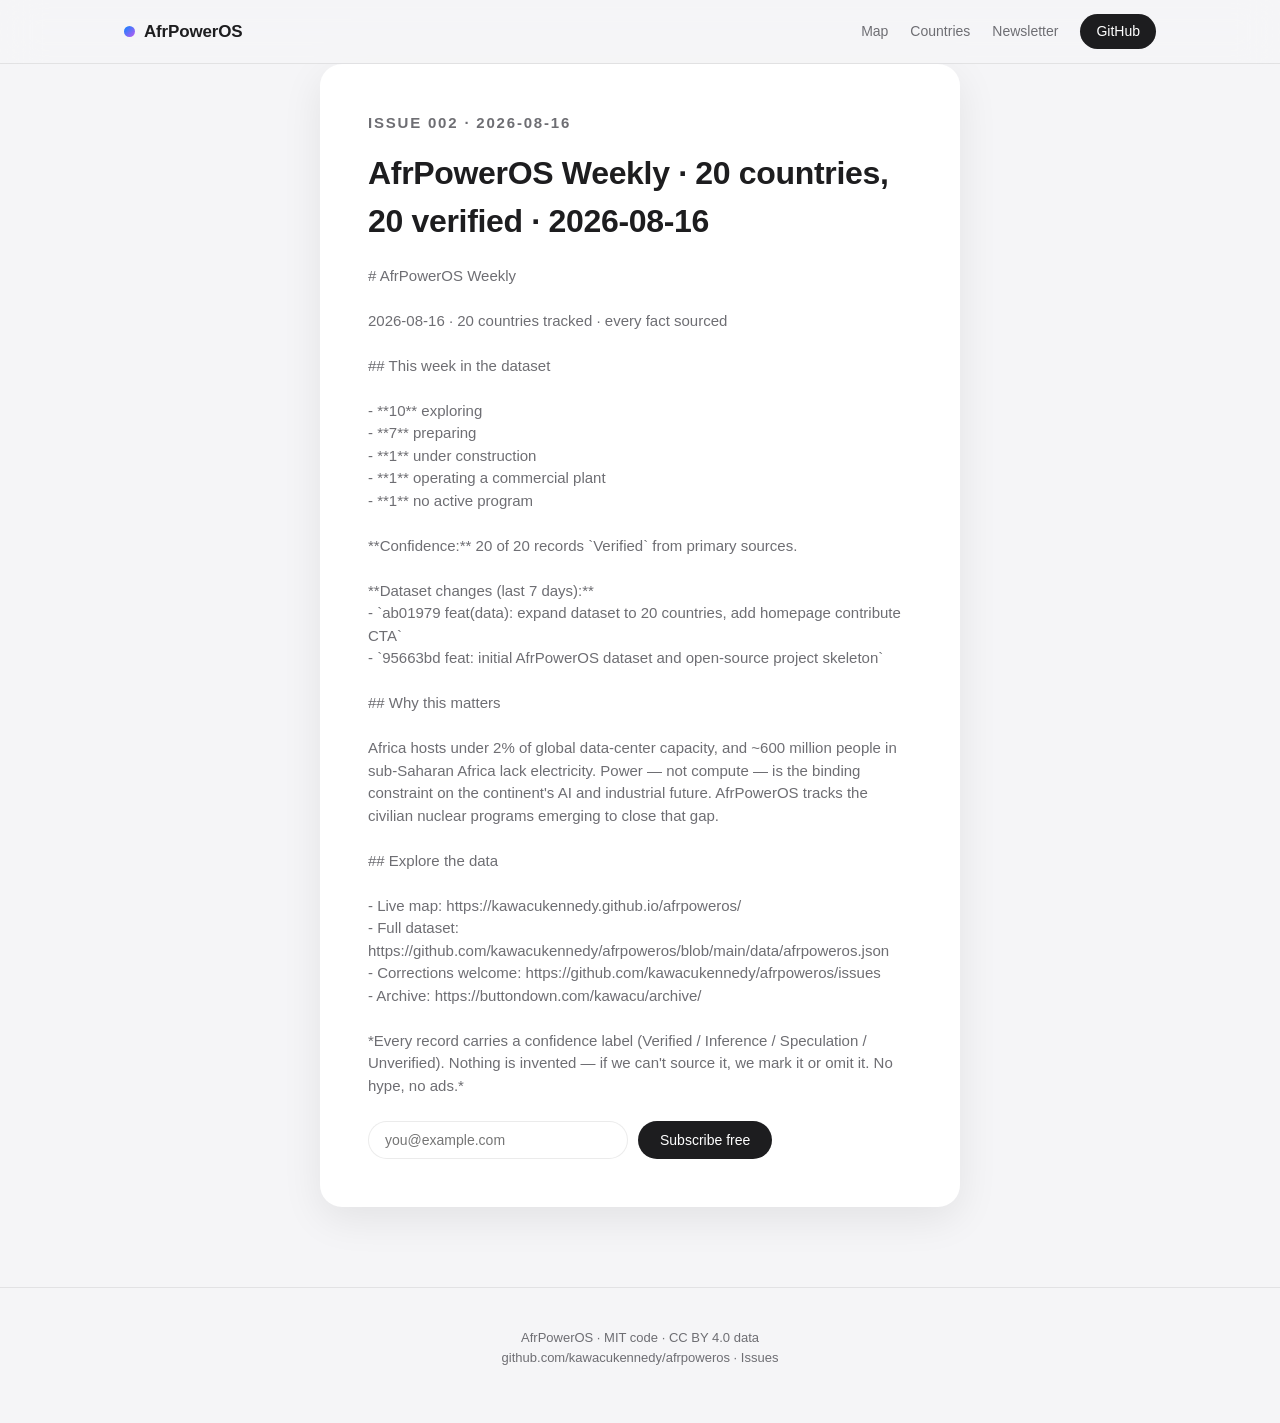
<file: site/newsletter/issue-002.html>
<!DOCTYPE html>
<html lang="en">
<head>
  <meta charset="UTF-8">
  <meta name="viewport" content="width=device-width, initial-scale=1.0">
  <title>Issue 002 — AfrPowerOS Weekly</title>
  <link rel="stylesheet" href="../styles.css?v=__VER__">
</head>
<body>
  <header class="nav">
    <div class="nav-inner">
      <a class="brand" href="/"><span class="brand-dot"></span><span>AfrPowerOS</span></a>
      <nav class="nav-links">
        <a href="/#map">Map</a>
        <a href="/#table">Countries</a>
        <a href="../newsletter.html">Newsletter</a>
        <a class="nav-cta" href="https://github.com/kawacukennedy/afrpoweros">GitHub</a>
      </nav>
    </div>
  </header>
  <main>
    <article class="issue">
      <p class="eyebrow">Issue 002 · 2026-08-16</p>
      <h1>AfrPowerOS Weekly · 20 countries, 20 verified · 2026-08-16</h1>
      <p># AfrPowerOS Weekly<br><br>2026-08-16 · 20 countries tracked · every fact sourced<br><br>## This week in the dataset<br><br>- **10** exploring<br>- **7** preparing<br>- **1** under construction<br>- **1** operating a commercial plant<br>- **1** no active program<br><br>**Confidence:** 20 of 20 records `Verified` from primary sources.<br><br>**Dataset changes (last 7 days):**<br>- `ab01979 feat(data): expand dataset to 20 countries, add homepage contribute CTA`<br>- `95663bd feat: initial AfrPowerOS dataset and open-source project skeleton`<br><br>## Why this matters<br><br>Africa hosts under 2% of global data-center capacity, and ~600 million people in sub-Saharan Africa lack electricity. Power — not compute — is the binding constraint on the continent's AI and industrial future. AfrPowerOS tracks the civilian nuclear programs emerging to close that gap.<br><br>## Explore the data<br><br>- Live map: https://kawacukennedy.github.io/afrpoweros/<br>- Full dataset: https://github.com/kawacukennedy/afrpoweros/blob/main/data/afrpoweros.json<br>- Corrections welcome: https://github.com/kawacukennedy/afrpoweros/issues<br>- Archive: https://buttondown.com/kawacu/archive/<br><br>*Every record carries a confidence label (Verified / Inference / Speculation / Unverified). Nothing is invented — if we can't source it, we mark it or omit it. No hype, no ads.*<br></p>
      <form class="newsletter-form" action="https://buttondown.com/api/emails/embed-subscribe/kawacu" method="post" target="_blank">
        <input type="email" name="email" placeholder="you@example.com" required>
        <button type="submit" class="btn btn-primary">Subscribe free</button>
      </form>
    </article>
  </main>
  <footer class="footer">
    <p>AfrPowerOS · MIT code · CC BY 4.0 data</p>
    <p><a href="https://github.com/kawacukennedy/afrpoweros">github.com/kawacukennedy/afrpoweros</a> · <a href="https://github.com/kawacukennedy/afrpoweros/issues">Issues</a></p>
  </footer>
</body>
</html>
</file>
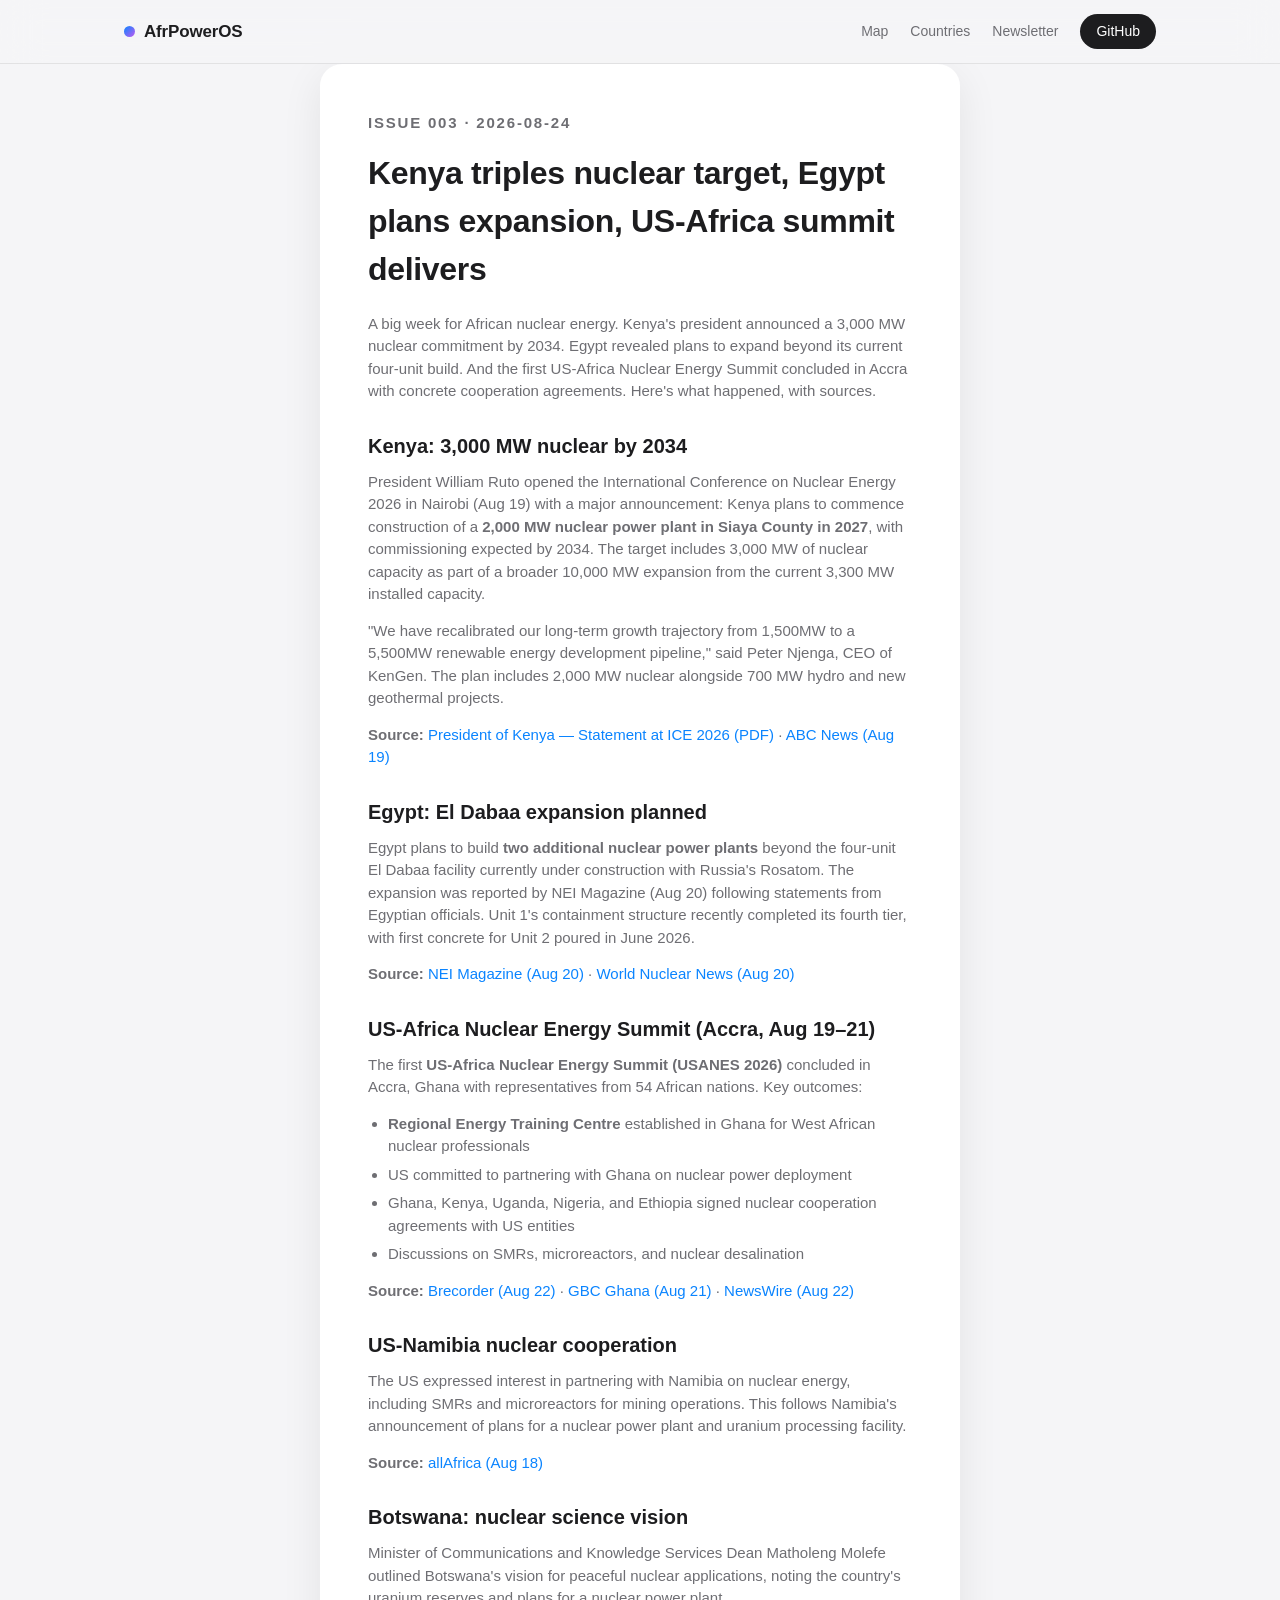
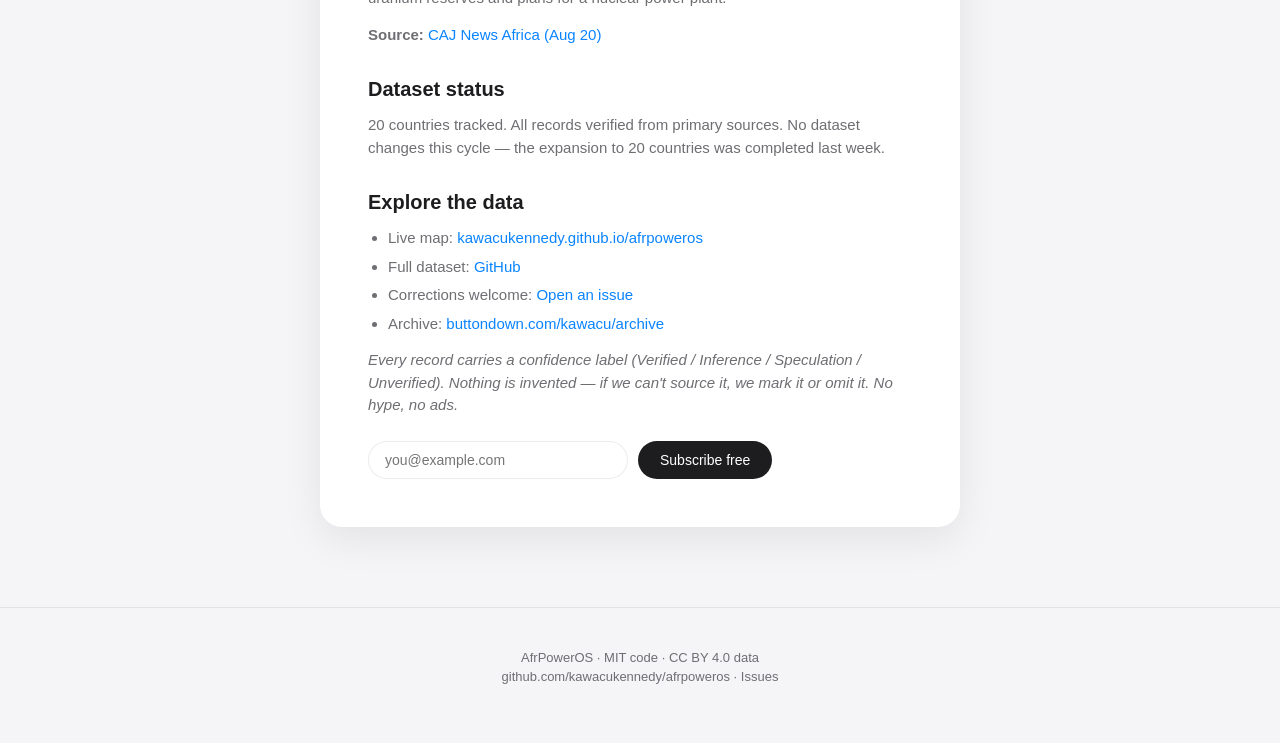
<file: site/newsletter/issue-003.html>
<!DOCTYPE html>
<html lang="en">
<head>
  <meta charset="UTF-8">
  <meta name="viewport" content="width=device-width, initial-scale=1.0">
  <title>Issue 003 — AfrPowerOS Weekly</title>
  <link rel="stylesheet" href="../styles.css?v=__VER__">
</head>
<body>
  <header class="nav">
    <div class="nav-inner">
      <a class="brand" href="/"><span class="brand-dot"></span><span>AfrPowerOS</span></a>
      <nav class="nav-links">
        <a href="/#map">Map</a>
        <a href="/#table">Countries</a>
        <a href="../newsletter.html">Newsletter</a>
        <a class="nav-cta" href="https://github.com/kawacukennedy/afrpoweros">GitHub</a>
      </nav>
    </div>
  </header>
  <main>
    <article class="issue">
      <p class="eyebrow">Issue 003 · 2026-08-24</p>
      <h1>Kenya triples nuclear target, Egypt plans expansion, US-Africa summit delivers</h1>

      <p>A big week for African nuclear energy. Kenya's president announced a 3,000 MW nuclear commitment by 2034. Egypt revealed plans to expand beyond its current four-unit build. And the first US-Africa Nuclear Energy Summit concluded in Accra with concrete cooperation agreements. Here's what happened, with sources.</p>

      <h2>Kenya: 3,000 MW nuclear by 2034</h2>
      <p>
        President William Ruto opened the International Conference on Nuclear Energy 2026 in Nairobi (Aug 19) with a major announcement: Kenya plans to commence construction of a <strong>2,000 MW nuclear power plant in Siaya County in 2027</strong>, with commissioning expected by 2034. The target includes 3,000 MW of nuclear capacity as part of a broader 10,000 MW expansion from the current 3,300 MW installed capacity.
      </p>
      <p>
        "We have recalibrated our long-term growth trajectory from 1,500MW to a 5,500MW renewable energy development pipeline," said Peter Njenga, CEO of KenGen. The plan includes 2,000 MW nuclear alongside 700 MW hydro and new geothermal projects.
      </p>
      <p><strong>Source:</strong> <a href="https://www.president.go.ke/wp-content/uploads/AT-THE-OPENING-OF-THE-INTERNATIONAL-CONFERENCE-ON-NUCLEAR-ENERGY-2026.pdf">President of Kenya — Statement at ICE 2026 (PDF)</a> · <a href="https://abcnews.com/Business/wireStory/kenya-triples-power-target-aiming-expand-nuclear-geothermal-135762970">ABC News (Aug 19)</a></p>

      <h2>Egypt: El Dabaa expansion planned</h2>
      <p>
        Egypt plans to build <strong>two additional nuclear power plants</strong> beyond the four-unit El Dabaa facility currently under construction with Russia's Rosatom. The expansion was reported by NEI Magazine (Aug 20) following statements from Egyptian officials. Unit 1's containment structure recently completed its fourth tier, with first concrete for Unit 2 poured in June 2026.
      </p>
      <p><strong>Source:</strong> <a href="https://www.neimagazine.com/analysis/analysis-egypt-plans-nuclear-expansion/">NEI Magazine (Aug 20)</a> · <a href="https://www.world-nuclear-news.org/articles/egypt-to-build-two-more-nuclear-power-plants">World Nuclear News (Aug 20)</a></p>

      <h2>US-Africa Nuclear Energy Summit (Accra, Aug 19–21)</h2>
      <p>
        The first <strong>US-Africa Nuclear Energy Summit (USANES 2026)</strong> concluded in Accra, Ghana with representatives from 54 African nations. Key outcomes:
      </p>
      <ul>
        <li><strong>Regional Energy Training Centre</strong> established in Ghana for West African nuclear professionals</li>
        <li>US committed to partnering with Ghana on nuclear power deployment</li>
        <li>Ghana, Kenya, Uganda, Nigeria, and Ethiopia signed nuclear cooperation agreements with US entities</li>
        <li>Discussions on SMRs, microreactors, and nuclear desalination</li>
      </ul>
      <p><strong>Source:</strong> <a href="https://www.brecorder.com/news/40339943">Brecorder (Aug 22)</a> · <a href="https://gbcghana.com/2026/08/ghana-ready-for-nuclear-power-energy-minister/">GBC Ghana (Aug 21)</a> · <a href="https://www.newswireusa.com/stories/545665776">NewsWire (Aug 22)</a></p>

      <h2>US-Namibia nuclear cooperation</h2>
      <p>
        The US expressed interest in partnering with Namibia on nuclear energy, including SMRs and microreactors for mining operations. This follows Namibia's announcement of plans for a nuclear power plant and uranium processing facility.
      </p>
      <p><strong>Source:</strong> <a href="https://www.allafrica.com/stories/202608180736.html">allAfrica (Aug 18)</a></p>

      <h2>Botswana: nuclear science vision</h2>
      <p>
        Minister of Communications and Knowledge Services Dean Matholeng Molefe outlined Botswana's vision for peaceful nuclear applications, noting the country's uranium reserves and plans for a nuclear power plant.
      </p>
      <p><strong>Source:</strong> <a href="https://www.cajnewsafrica.com/2026/08/20/botswana-minister-unveils-nuclear-science-vision/">CAJ News Africa (Aug 20)</a></p>

      <h2>Dataset status</h2>
      <p>
        20 countries tracked. All records verified from primary sources. No dataset changes this cycle — the expansion to 20 countries was completed last week.
      </p>

      <h2>Explore the data</h2>
      <ul>
        <li>Live map: <a href="https://kawacukennedy.github.io/afrpoweros/">kawacukennedy.github.io/afrpoweros</a></li>
        <li>Full dataset: <a href="https://github.com/kawacukennedy/afrpoweros/blob/main/data/afrpoweros.json">GitHub</a></li>
        <li>Corrections welcome: <a href="https://github.com/kawacukennedy/afrpoweros/issues">Open an issue</a></li>
        <li>Archive: <a href="https://buttondown.com/kawacu/archive/">buttondown.com/kawacu/archive</a></li>
      </ul>

      <p><em>Every record carries a confidence label (Verified / Inference / Speculation / Unverified). Nothing is invented — if we can't source it, we mark it or omit it. No hype, no ads.</em></p>

      <form class="newsletter-form" action="https://buttondown.com/api/emails/embed-subscribe/kawacu" method="post" target="_blank">
        <input type="email" name="email" placeholder="you@example.com" required>
        <button type="submit" class="btn btn-primary">Subscribe free</button>
      </form>
    </article>
  </main>
  <footer class="footer">
    <p>AfrPowerOS · MIT code · CC BY 4.0 data</p>
    <p><a href="https://github.com/kawacukennedy/afrpoweros">github.com/kawacukennedy/afrpoweros</a> · <a href="https://github.com/kawacukennedy/afrpoweros/issues">Issues</a></p>
  </footer>
</body>
</html>
</file>
<file: site/styles.css>
:root {
  --bg: #f5f5f7;
  --card: #ffffff;
  --text: #1d1d1f;
  --text-2: #6e6e73;
  --line: rgba(0, 0, 0, 0.08);
  --shadow: 0 12px 40px rgba(0, 0, 0, 0.08);
  --radius: 22px;
  --pr: #0a84ff;
  --none: #8e8e93;
}

* { box-sizing: border-box; margin: 0; padding: 0; }

html { scroll-behavior: smooth; }

body {
  font-family: -apple-system, BlinkMacSystemFont, "SF Pro Text", "SF Pro Display", "Helvetica Neue", Arial, sans-serif;
  background: var(--bg);
  color: var(--text);
  -webkit-font-smoothing: antialiased;
  text-rendering: optimizeLegibility;
  line-height: 1.5;
}

.nav {
  position: sticky;
  top: 0;
  z-index: 50;
  backdrop-filter: saturate(180%) blur(20px);
  -webkit-backdrop-filter: saturate(180%) blur(20px);
  background: rgba(245, 245, 247, 0.72);
  border-bottom: 1px solid var(--line);
}

.nav-inner {
  max-width: 1080px;
  margin: 0 auto;
  padding: 14px 24px;
  display: flex;
  align-items: center;
  justify-content: space-between;
}

.brand {
  display: flex;
  align-items: center;
  gap: 9px;
  font-weight: 600;
  font-size: 17px;
  text-decoration: none;
  color: var(--text);
  letter-spacing: -0.01em;
}

.brand-dot {
  width: 11px;
  height: 11px;
  border-radius: 50%;
  background: linear-gradient(135deg, #0a84ff, #bf5af2);
}

.nav-links {
  display: flex;
  align-items: center;
  gap: 22px;
}

.nav-links a {
  font-size: 14px;
  color: var(--text-2);
  text-decoration: none;
  transition: color 0.2s ease;
}

.nav-links a:hover { color: var(--text); }

.nav-cta {
  padding: 7px 16px;
  border-radius: 980px;
  background: var(--text);
  color: #fff !important;
  font-weight: 500;
  transition: transform 0.2s ease, box-shadow 0.2s ease !important;
}

.nav-cta:hover { transform: translateY(-1px); box-shadow: 0 4px 12px rgba(0, 0, 0, 0.18); }

main { max-width: 1080px; margin: 0 auto; padding: 0 24px; }

.hero { text-align: center; padding: 72px 0 40px; }

.eyebrow {
  font-size: 13px;
  font-weight: 600;
  letter-spacing: 0.12em;
  text-transform: uppercase;
  color: var(--text-2);
  margin-bottom: 14px;
}

.hero h1 {
  font-size: clamp(34px, 6vw, 56px);
  font-weight: 700;
  letter-spacing: -0.02em;
  line-height: 1.08;
  background: linear-gradient(180deg, var(--text), #434344);
  -webkit-background-clip: text;
  background-clip: text;
  -webkit-text-fill-color: transparent;
}

.hero-sub {
  max-width: 640px;
  margin: 18px auto 30px;
  font-size: 18px;
  color: var(--text-2);
}

.legend {
  display: flex;
  flex-wrap: wrap;
  justify-content: center;
  gap: 8px 18px;
  margin-bottom: 16px;
}

.legend .item {
  display: inline-flex;
  align-items: center;
  gap: 7px;
  font-size: 13px;
  color: var(--text-2);
}

.legend .swatch {
  width: 10px;
  height: 10px;
  border-radius: 50%;
  flex-shrink: 0;
}

.legend-explain {
  max-width: 560px;
  margin: 0 auto 24px;
  text-align: left;
}

.legend-table {
  width: 100%;
  border-collapse: collapse;
  font-size: 13px;
}

.legend-table th {
  text-align: left;
  font-size: 12px;
  font-weight: 600;
  letter-spacing: 0.06em;
  text-transform: uppercase;
  color: var(--text-2);
  padding: 10px 0 6px;
  border-bottom: 1px solid var(--line);
}

.legend-table td {
  padding: 7px 0;
  color: var(--text-2);
  vertical-align: middle;
  line-height: 1.4;
}

.legend-table td strong {
  color: var(--text);
}

.legend-swatch-cell {
  width: 24px;
  padding-right: 10px;
  text-align: center;
}

.legend-swatch-cell .swatch {
  width: 10px;
  height: 10px;
  border-radius: 50%;
  display: inline-block;
}

.legend-phase-cell {
  width: 24px;
  padding-right: 10px;
  text-align: center;
}

.phase-badge {
  display: inline-block;
  background: var(--pr);
  color: #fff;
  font-size: 10px;
  font-weight: 600;
  padding: 2px 6px;
  border-radius: 4px;
  line-height: 1;
}

.legend-divider td {
  padding: 4px 0;
  border-bottom: 1px solid var(--line);
}

.legend-note {
  font-size: 12px;
  color: var(--text-2);
  margin-top: 10px;
}

.legend-note a { color: var(--pr); text-decoration: none; }
.legend-note a:hover { text-decoration: underline; }

.hero-meta {
  font-size: 13px;
  color: var(--text-2);
}

.stats {
  display: flex;
  justify-content: center;
  gap: 36px;
  margin: 6px 0 14px;
  flex-wrap: wrap;
}

.stat {
  display: flex;
  flex-direction: column;
  align-items: center;
  gap: 2px;
}

.stat-num {
  font-size: 24px;
  font-weight: 700;
  letter-spacing: -0.02em;
}

.stat-label {
  font-size: 12px;
  color: var(--text-2);
}

.card {
  background: var(--card);
  border-radius: var(--radius);
  box-shadow: var(--shadow);
  padding: 16px;
  margin: 24px 0 64px;
}

.map-wrap {
  position: relative;
  border-radius: 16px;
  overflow: hidden;
  background: linear-gradient(180deg, #fbfbfd, #f1f1f4);
}

#mapSvg {
  display: block;
  width: 100%;
  height: auto;
}

#mapSvg .country {
  stroke: #ffffff;
  stroke-width: 0.8;
  transition: fill 0.15s ease, opacity 0.15s ease;
  cursor: pointer;
}

#mapSvg .country:hover {
  fill-opacity: 0.72;
}

.tooltip {
  position: absolute;
  pointer-events: none;
  background: rgba(29, 29, 31, 0.92);
  color: #fff;
  border-radius: 12px;
  padding: 10px 14px;
  font-size: 13px;
  max-width: 260px;
  box-shadow: 0 8px 24px rgba(0, 0, 0, 0.25);
  backdrop-filter: blur(8px);
  -webkit-backdrop-filter: blur(8px);
  z-index: 10;
}

.tooltip h4 {
  font-size: 14px;
  font-weight: 600;
  margin-bottom: 2px;
}

.tooltip p { color: rgba(255, 255, 255, 0.8); }

.tooltip-source {
  margin-top: 6px;
  font-size: 11px;
  color: rgba(255, 255, 255, 0.5);
}

.tooltip-source a {
  color: rgba(255, 255, 255, 0.7);
  text-decoration: underline;
}

.source-link {
  font-size: 12px;
  color: var(--pr);
  text-decoration: none;
  white-space: nowrap;
}

.source-link:hover { text-decoration: underline; }

.table-section h2,
.method h2 {
  font-size: 28px;
  font-weight: 700;
  letter-spacing: -0.01em;
  margin-bottom: 18px;
}

.table-card {
  background: var(--card);
  border-radius: var(--radius);
  box-shadow: var(--shadow);
  overflow: hidden;
  margin-bottom: 64px;
}

table { width: 100%; border-collapse: collapse; font-size: 14px; }

thead th {
  text-align: left;
  padding: 14px 18px;
  font-size: 12px;
  font-weight: 600;
  letter-spacing: 0.08em;
  text-transform: uppercase;
  color: var(--text-2);
  background: #fafafa;
  border-bottom: 1px solid var(--line);
}

tbody td {
  padding: 12px 18px;
  border-bottom: 1px solid var(--line);
  color: var(--text);
}

tbody tr { transition: background 0.15s ease; }
tbody tr:hover { background: #fafafa; }

tbody tr.highlight { animation: flash 2s ease; }

@keyframes flash {
  0% { background: rgba(10, 132, 255, 0.14); }
  100% { background: transparent; }
}

.tag {
  display: inline-block;
  padding: 3px 10px;
  border-radius: 980px;
  font-size: 12px;
  font-weight: 500;
  color: #fff;
  white-space: nowrap;
}

.tag-unverified { background: var(--none); }

.method {
  max-width: 640px;
  margin: 0 auto 80px;
}

.method p { color: var(--text-2); font-size: 15px; }

.method a { color: var(--pr); text-decoration: none; }
.method a:hover { text-decoration: underline; }

.contribute { max-width: 720px; margin: 0 auto 80px; }

.contribute-card {
  background: var(--card);
  border-radius: var(--radius);
  box-shadow: var(--shadow);
  padding: 36px;
  text-align: center;
}

.contribute-card h2 { font-size: 26px; font-weight: 700; letter-spacing: -0.01em; margin-bottom: 12px; }
.contribute-card p { color: var(--text-2); font-size: 15px; margin-bottom: 24px; }

.contribute-actions { display: flex; justify-content: center; gap: 12px; flex-wrap: wrap; }

.btn {
  display: inline-block;
  padding: 10px 22px;
  border-radius: 980px;
  font-size: 14px;
  font-weight: 500;
  text-decoration: none;
  color: var(--text);
  background: #f0f0f2;
  border: 1px solid var(--line);
  transition: transform 0.2s ease, box-shadow 0.2s ease;
}

.btn:hover { transform: translateY(-1px); box-shadow: 0 4px 12px rgba(0, 0, 0, 0.12); }

.btn-primary {
  background: var(--text);
  color: #fff !important;
  border-color: transparent;
}

.newsletter-form {
  display: flex;
  justify-content: center;
  gap: 10px;
  flex-wrap: wrap;
  margin-top: 28px;
}

.newsletter-form input[type="email"] {
  padding: 10px 16px;
  border-radius: 980px;
  border: 1px solid var(--line);
  font-size: 14px;
  font-family: inherit;
  background: var(--card);
  min-width: 260px;
  color: var(--text);
}

.newsletter-form input[type="email"]:focus {
  outline: none;
  border-color: var(--pr);
}

.newsletter-form button { border: none; cursor: pointer; }

.newsletter-note { color: var(--text-2); font-size: 13px; margin-top: 14px; }

.newsletter-archive {
  max-width: 640px;
  margin: 0 auto 80px;
  padding: 32px 36px;
}

.newsletter-archive h2 { font-size: 22px; font-weight: 700; margin-bottom: 16px; }

.archive-list { list-style: none; }

.archive-list li { padding: 10px 0; border-bottom: 1px solid var(--line); }

.archive-list a { color: var(--text); text-decoration: none; font-weight: 500; }
.archive-list a:hover { color: var(--pr); }

.issue {
  max-width: 640px;
  margin: 0 auto 80px;
  background: var(--card);
  border-radius: var(--radius);
  box-shadow: var(--shadow);
  padding: 48px;
}

.issue h1 { font-size: 32px; font-weight: 700; letter-spacing: -0.01em; margin: 4px 0 20px; }
.issue h2 { font-size: 20px; font-weight: 700; margin: 28px 0 10px; }
.issue p { color: var(--text-2); font-size: 15px; margin-bottom: 14px; }
.issue ul { color: var(--text-2); font-size: 15px; margin: 0 0 14px 20px; }
.issue li { margin-bottom: 6px; }
.issue a { color: var(--pr); text-decoration: none; }
.issue .newsletter-form { justify-content: flex-start; margin-top: 24px; }

.footer {
  text-align: center;
  padding: 40px 24px 56px;
  color: var(--text-2);
  font-size: 13px;
  border-top: 1px solid var(--line);
}

.footer a { color: var(--text-2); text-decoration: none; }
.footer a:hover { color: var(--text); }

@media (max-width: 720px) {
  .nav-links a { display: none; }
  .nav-links .nav-cta { display: inline-block; }
  .hero { padding: 48px 0 28px; }
  .stats { gap: 20px; }
  .contribute-card { padding: 24px 18px; }
  .issue { padding: 28px 20px; }
  .newsletter-archive { padding: 24px 20px; }
  thead th:nth-child(6), tbody td:nth-child(6) { display: none; }
  thead th:nth-child(8), tbody td:nth-child(8) { display: none; }
}

/* SEO: country link grid + FAQ */
.country-links {
  max-width: 900px;
  margin: 0 auto 80px;
}

.country-links h2 {
  font-size: 28px;
  font-weight: 700;
  letter-spacing: -0.01em;
  margin-bottom: 8px;
  text-align: center;
}

.country-links-sub {
  text-align: center;
  color: var(--text-2);
  font-size: 15px;
  margin-bottom: 24px;
}

.country-link-grid {
  list-style: none;
  display: grid;
  grid-template-columns: repeat(auto-fill, minmax(240px, 1fr));
  gap: 10px;
}

.country-link-grid a {
  display: block;
  padding: 12px 16px;
  background: var(--card);
  border-radius: 14px;
  color: var(--text);
  text-decoration: none;
  font-weight: 500;
  font-size: 14px;
  border: 1px solid var(--line);
  transition: transform 0.15s ease, box-shadow 0.15s ease;
}

.country-link-grid a:hover {
  transform: translateY(-1px);
  box-shadow: var(--shadow);
  color: var(--pr);
}

.faq {
  max-width: 760px;
  margin: 0 auto 80px;
}

.faq h2 {
  font-size: 28px;
  font-weight: 700;
  letter-spacing: -0.01em;
  margin-bottom: 22px;
  text-align: center;
}

.faq-item {
  background: var(--card);
  border: 1px solid var(--line);
  border-radius: 16px;
  padding: 22px 26px;
  margin-bottom: 12px;
}

.faq-item h3 {
  font-size: 17px;
  font-weight: 600;
  margin-bottom: 8px;
}

.faq-item p {
  color: var(--text-2);
  font-size: 15px;
  line-height: 1.55;
}

.faq-item a { color: var(--pr); text-decoration: none; }

/* SEO: static country pages */
.country-hero {
  text-align: center;
  padding: 56px 0 24px;
}

.country-hero .eyebrow { margin-bottom: 10px; }

.country-hero h1 {
  font-size: clamp(30px, 5vw, 46px);
  font-weight: 700;
  letter-spacing: -0.02em;
  line-height: 1.1;
  margin-bottom: 14px;
}

.country-hero .hero-sub {
  max-width: 640px;
  font-size: 16px;
}

.breadcrumb {
  max-width: 760px;
  margin: 0 auto;
  font-size: 13px;
  color: var(--text-2);
}

.breadcrumb a {
  color: var(--pr);
  text-decoration: none;
}

.breadcrumb a:hover { text-decoration: underline; }

.country-body {
  max-width: 760px;
  margin: 0 auto 80px;
}

.country-card {
  background: var(--card);
  border-radius: var(--radius);
  box-shadow: var(--shadow);
  padding: 32px 36px;
  margin-bottom: 24px;
}

.country-card h2 {
  font-size: 20px;
  font-weight: 700;
  margin: 26px 0 12px;
}

.country-card h2:first-child { margin-top: 0; }

.country-card p {
  color: var(--text-2);
  font-size: 15px;
  line-height: 1.6;
}

.kv-list {
  list-style: none;
  margin: 0;
}

.kv-list li {
  display: flex;
  justify-content: space-between;
  gap: 20px;
  padding: 10px 0;
  border-bottom: 1px solid var(--line);
  font-size: 14px;
}

.kv-list li:last-child { border-bottom: none; }

.kv-list .k {
  color: var(--text-2);
  flex-shrink: 0;
}

.kv-list .v { font-weight: 500; text-align: right; }

.kv-list .v a { color: var(--pr); text-decoration: none; }

.event-list {
  list-style: none;
  margin: 0;
}

.event-list li {
  padding: 10px 0;
  border-bottom: 1px solid var(--line);
  font-size: 14px;
  line-height: 1.5;
}

.event-list li:last-child { border-bottom: none; }

.event-list .date {
  display: inline-block;
  min-width: 88px;
  color: var(--text-2);
  font-size: 12px;
  font-weight: 600;
}

.assertion-list { list-style: none; margin: 0; padding: 0; }

.assertion-list li {
  display: grid;
  grid-template-columns: 1fr 1.4fr auto;
  gap: 8px 16px;
  padding: 10px 0;
  border-bottom: 1px solid var(--line);
  font-size: 13px;
  line-height: 1.5;
}

.assertion-list li:last-child { border-bottom: none; }

.assertion-list .a-field {
  color: var(--text-2);
  font-weight: 600;
}

.assertion-list .a-conf {
  font-weight: 600;
  color: var(--pr);
}

.assertion-list .a-date {
  grid-column: 1 / -1;
  color: var(--text-2);
  font-size: 12px;
}

.assertion-list .a-value a { color: var(--pr); }

.source-list { list-style: none; margin: 0; }

.source-list li {
  margin-bottom: 6px;
  font-size: 13px;
}

.source-list a {
  color: var(--pr);
  text-decoration: none;
  word-break: break-all;
}

.source-list a:hover { text-decoration: underline; }

.confidence-note {
  font-size: 13px;
  color: var(--text-2);
}

@media (max-width: 720px) {
  .country-card { padding: 22px 18px; }
  .kv-list li { flex-direction: column; gap: 2px; }
  .kv-list .v { text-align: left; }
}

@media (prefers-reduced-motion: reduce) {
  html { scroll-behavior: auto; }
  * { transition: none !important; animation: none !important; }
}
</file>
